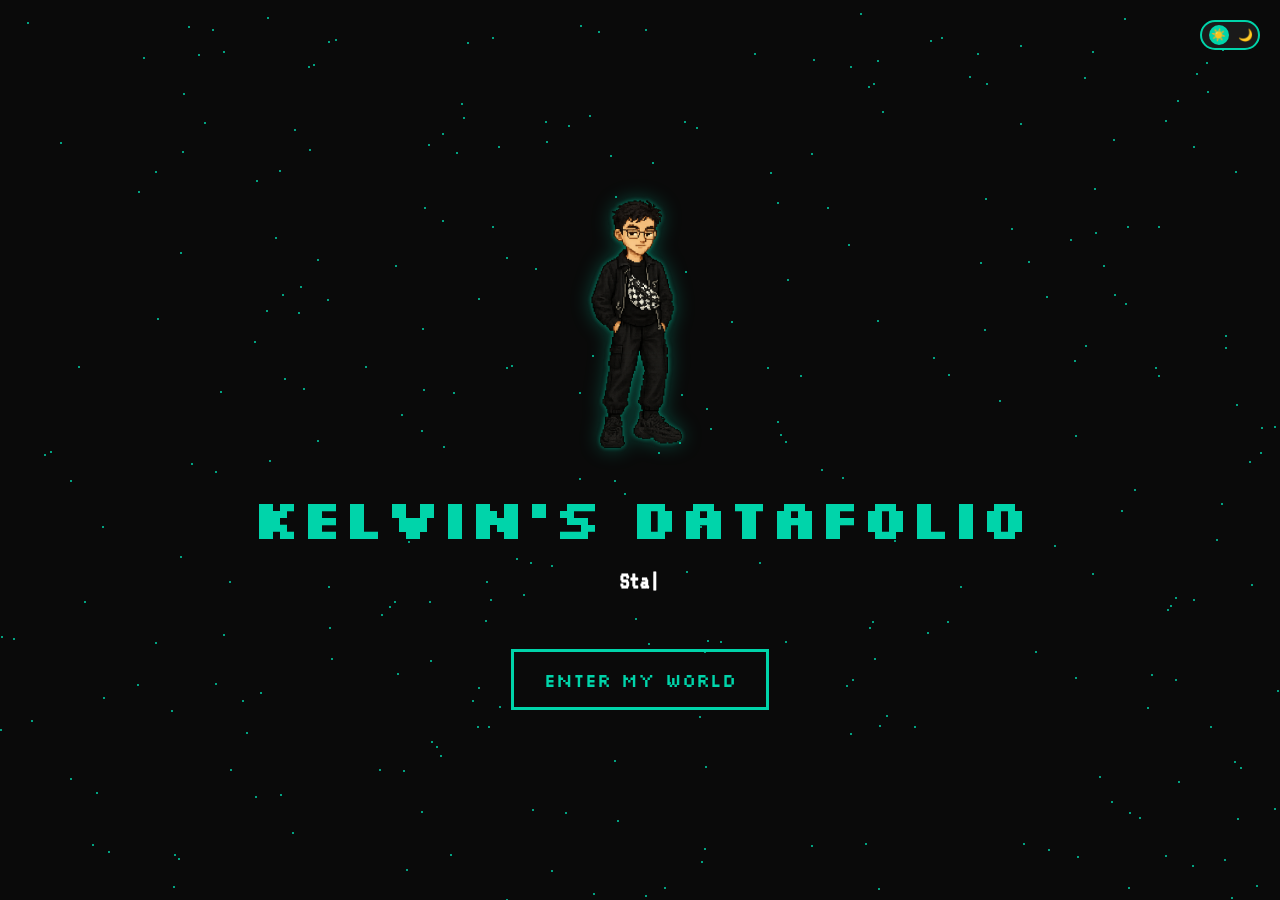
<file: index.html>
<!DOCTYPE html>
<html lang="id">
<head>
    <meta charset="UTF-8">
    <meta name="viewport" content="width=device-width, initial-scale=1.0">
    <title>Pixel Data Scientist | Home</title>
    <link rel="stylesheet" href="styles/index.css">
    <link href="https://fonts.googleapis.com/css2?family=VT323:wght@400&family=Silkscreen:wght@400;700&display=swap" rel="stylesheet">
</head>
<body>
    <div class="theme-toggle">
        <input type="checkbox" id="theme-switch" class="theme-switch">
        <label for="theme-switch" class="theme-label">
            <span class="sun">☀️</span>
            <span class="moon">🌙</span>
        </label>
    </div>

    <div class="stars"></div>
    
    <main class="hero-container">
        <div class="mascot-container">
            <div class="mascot gentle-float">
                <img src="images/Mascot 1.png" alt="Data Scientist Mascot" class="mascot-image" id="mascotImage">
            </div>
        </div>

        <div class="hero-content">
            <h1 class="pixel-title floating-title">Kelvin's Datafolio</h1>
            <h2 class="subtitle" id="typingSubtitle"></h2>
            
            <button class="enter-btn glitch-btn nav-item2" onclick="showNavigation()">
                <span>ENTER MY WORLD</span>
            </button>
        </div>

        <nav class="pixel-nav hidden" id="navigation">
            <div class="nav-grid">
                <a href="about.html" class="nav-item" data-color="#1ed0ff">
                    <span class="nav-icon">🪪</span>
                    <span class="nav-text">About Me</span>
                </a>
                <a href="portfolio.html" class="nav-item" data-color="#f9ca24">
                    <span class="nav-icon">🗂️</span>
                    <span class="nav-text">Portfolio</span>
                </a>
                <a href="lab.html" class="nav-item" data-color="#9d68ff">
                    <span class="nav-icon">🔮</span>
                    <span class="nav-text">DS Tarot</span>
                </a>
                <a href="photography.html" class="nav-item" data-color="#7c7c7c">
                    <span class="nav-icon">📷</span>
                    <span class="nav-text">Photography</span>
                </a>
                <a href="contact.html" class="nav-item" data-color="#ff2d9e">
                    <span class="nav-icon">📞</span>
                    <span class="nav-text">Contact</span>
                </a>
            </div>
        </nav>
    </main>

    <script src="scripts/index.js"></script>
</body>
</html>
</file>
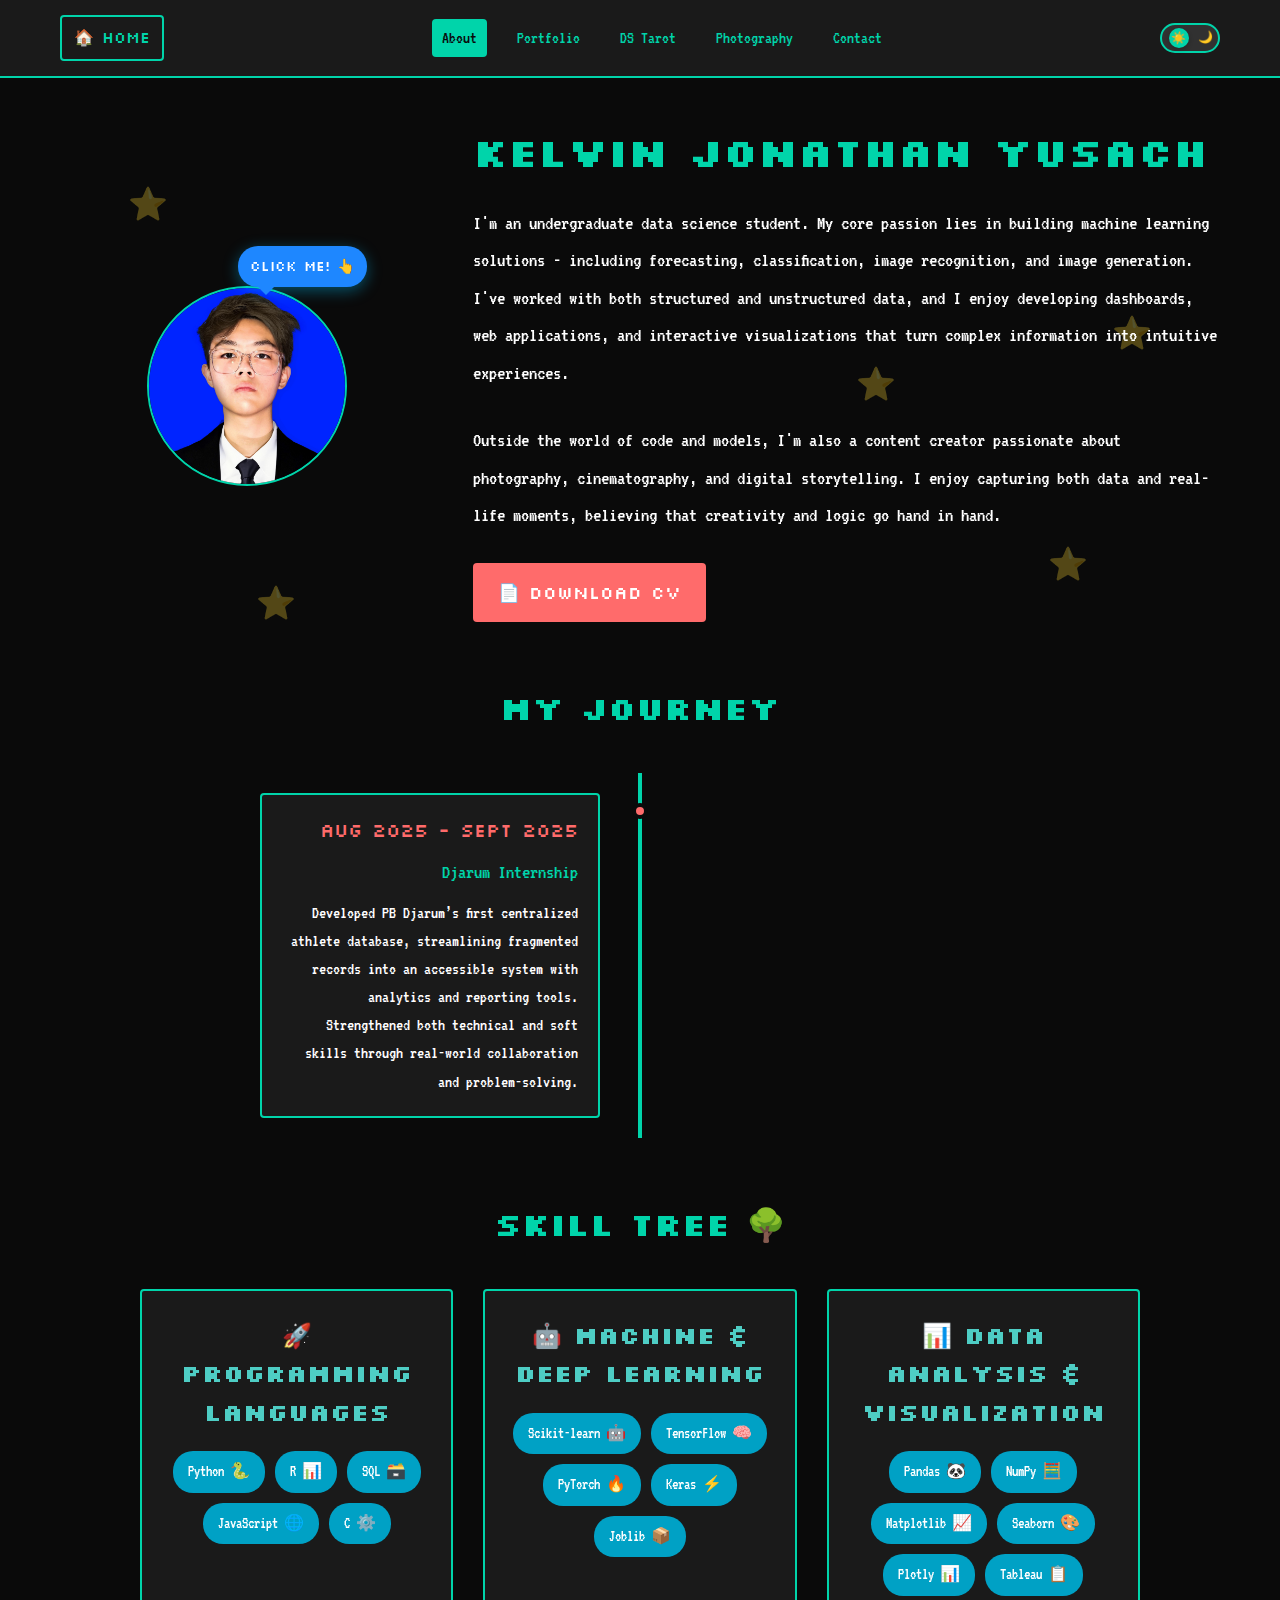
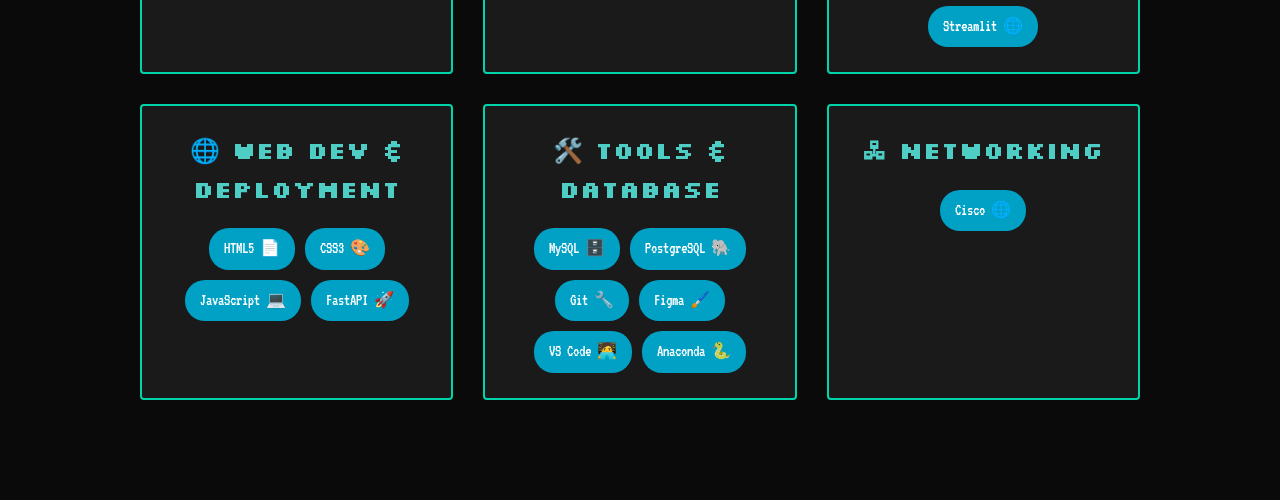
<file: about.html>
<!DOCTYPE html>
<html lang="id">
<head>
    <meta charset="UTF-8">
    <meta name="viewport" content="width=device-width, initial-scale=1.0">
    <title>About Me | Pixel Data Scientist</title>
    <link rel="stylesheet" href="styles/about.css">
    <link href="https://fonts.googleapis.com/css2?family=VT323:wght@400&family=Silkscreen:wght@400;700&display=swap" rel="stylesheet">
</head>
<body>
    <div class="floating-bg-elements">
        <div class="floating-element email">⭐</div>
        <div class="floating-element phone">⭐</div>
        <div class="floating-element message">⭐</div>
        <div class="floating-element rocket">⭐</div>
        <div class="floating-element star">⭐</div>
    </div>

    <nav class="pixel-nav fixed-nav" id="pixelNav">
        <div class="nav-content">
            <a href="index.html" class="nav-back">🏠 Home</a>
            <div class="nav-links">
                <a href="about.html" class="current">About</a>
                <a href="portfolio.html">Portfolio</a>
                <a href="lab.html">DS Tarot</a>
                <a href="photography.html">Photography</a>
                <a href="contact.html">Contact</a>
            </div>
            <div class="theme-toggle">
                <input type="checkbox" id="theme-switch" class="theme-switch">
                <label for="theme-switch" class="theme-label">
                    <span class="sun">☀️</span>
                    <span class="moon">🌙</span>
                </label>
            </div>
        </div>
    </nav>

    <main class="about-container">
        <section class="hero-section">
            <div class="profile-section">
                <div class="profile-image-container">
                    <img src="images/Profile1.jpg" alt="Profile Photo 1" class="profile-img" id="profileImg">
                    <img src="images/Profile2.png" alt="Profile Photo 2" class="profile-img-alt" id="profileImgAlt">
                    <div class="click-me-indicator" id="clickIndicator">
                        <span class="click-text">Click Me! 👆</span>
                    </div>
                    <div class="pixel-overlay" id="pixelOverlay">
                        <div class="pixel-avatar">
                            <div class="pixel-head"></div>
                            <div class="pixel-body"></div>
                            <div class="pixel-arms"></div>
                        </div>
                    </div>
                </div>
                <div class="profile-info">
                    <h1 class="name-title">Kelvin Jonathan Yusach</h1>
                    <p class="bio-text">
                         I'm an undergraduate data science student. My core passion lies in building machine learning solutions - including forecasting, classification, image recognition, and image generation. I've worked with both structured and unstructured data, and I enjoy developing dashboards, web applications, and interactive visualizations that turn complex information into intuitive experiences.
                    </p>
                    <p class="bio-text">
                        Outside the world of code and models, I'm also a content creator passionate about photography, cinematography, and digital storytelling. I enjoy capturing both data and real-life moments, believing that creativity and logic go hand in hand.
                    </p>
                    <a href="CV.pdf" class="cv-link" download="CV_KelvinJonathanYusach.pdf">
                        📄 Download CV
                    </a>
                </div>
            </div>
        </section>

        <section class="timeline-section">
            <h2 class="section-title">My Journey</h2>
            <div class="timeline" id="timeline">
                <!-- Timeline items will be generated by JavaScript -->
            </div>
        </section>

        <section class="skills-section">
            <h2 class="section-title">Skill Tree 🌳</h2>
            <div class="skills-grid">
                <div class="skill-category">
                    <h3>🚀 Programming Languages</h3>
                    <div class="skill-items">
                        <span class="skill-tag">Python 🐍</span>
                        <span class="skill-tag">R 📊</span>
                        <span class="skill-tag">SQL 🗃️</span>
                        <span class="skill-tag">JavaScript 🌐</span>
                        <span class="skill-tag">C ⚙️</span>
                    </div>
                </div>

                <div class="skill-category">
                    <h3>🤖 Machine & Deep Learning</h3>
                    <div class="skill-items">
                        <span class="skill-tag">Scikit-learn 🤖</span>
                        <span class="skill-tag">TensorFlow 🧠</span>
                        <span class="skill-tag">PyTorch 🔥</span>
                        <span class="skill-tag">Keras ⚡</span>
                        <span class="skill-tag">Joblib 📦</span>
                    </div>
                </div>

                <div class="skill-category">
                    <h3>📊 Data Analysis & Visualization</h3>
                    <div class="skill-items">
                        <span class="skill-tag">Pandas 🐼</span>
                        <span class="skill-tag">NumPy 🧮</span>
                        <span class="skill-tag">Matplotlib 📈</span>
                        <span class="skill-tag">Seaborn 🎨</span>
                        <span class="skill-tag">Plotly 📊</span>
                        <span class="skill-tag">Tableau 📋</span>
                        <span class="skill-tag">Streamlit 🌐</span>
                    </div>
                </div>

                <div class="skill-category">
                    <h3>🌐 Web Dev & Deployment</h3>
                    <div class="skill-items">
                        <span class="skill-tag">HTML5 📄</span>
                        <span class="skill-tag">CSS3 🎨</span>
                        <span class="skill-tag">JavaScript 💻</span>
                        <span class="skill-tag">FastAPI 🚀</span>
                    </div>
                </div>

                <div class="skill-category">
                    <h3>🛠️ Tools & Database</h3>
                    <div class="skill-items">
                        <span class="skill-tag">MySQL 🗄️</span>
                        <span class="skill-tag">PostgreSQL 🐘</span>
                        <span class="skill-tag">Git 🔧</span>
                        <span class="skill-tag">Figma 🖌️</span>
                        <span class="skill-tag">VS Code 🧑‍💻</span>
                        <span class="skill-tag">Anaconda 🐍</span>
                    </div>
                </div>

                <div class="skill-category">
                    <h3>🖧 Networking</h3>
                    <div class="skill-items">
                        <span class="skill-tag">Cisco 🌐</span>
                    </div>
                </div>
            </div>
        </section>
    </main>

    <script src="scripts/about.js">
    </script>
</body>
</html>
</file>
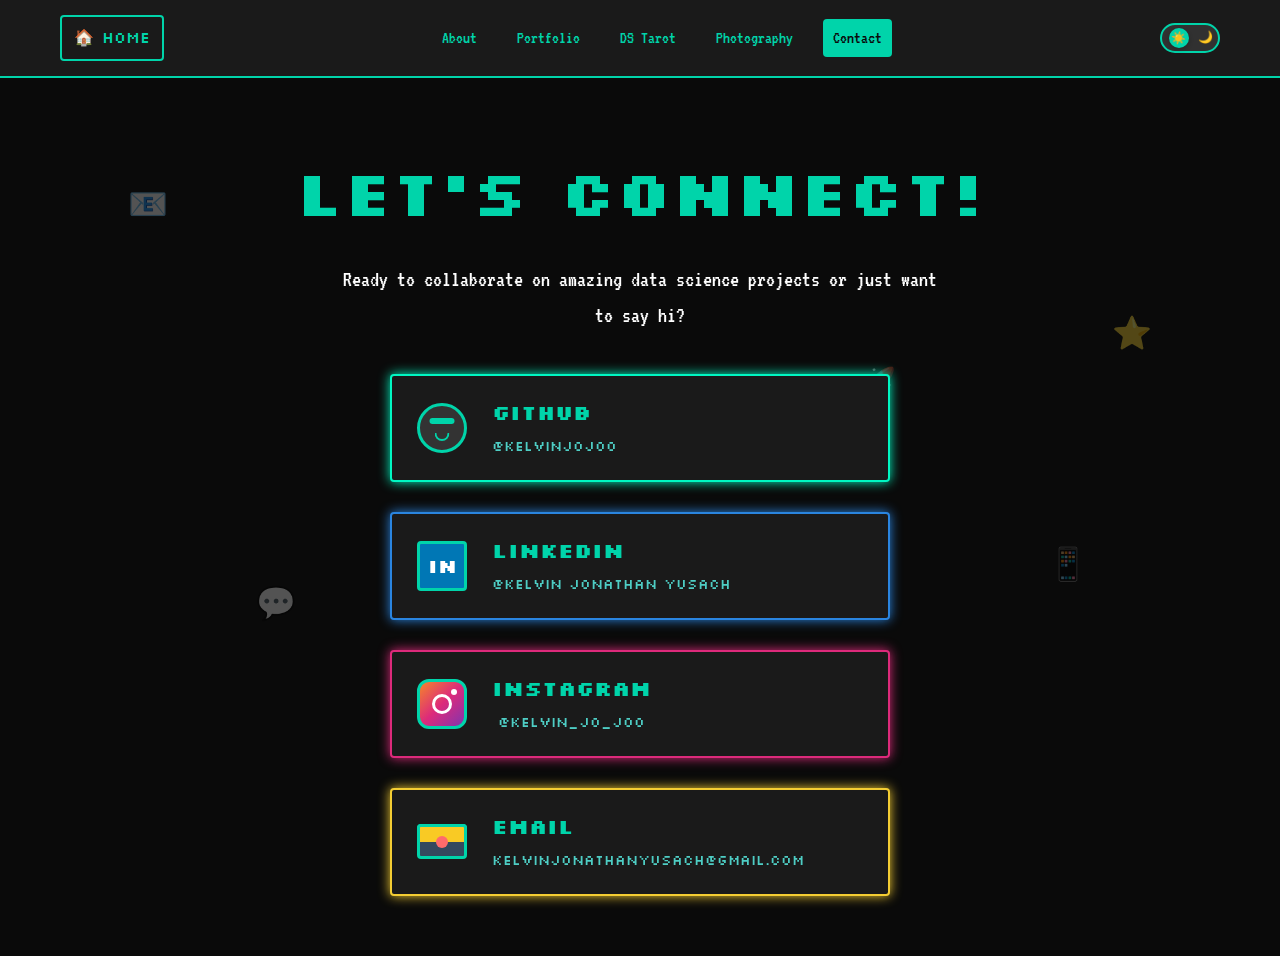
<file: contact.html>
<!DOCTYPE html>
<html lang="id">
<head>
    <meta charset="UTF-8">
    <meta name="viewport" content="width=device-width, initial-scale=1.0">
    <title>Contact | Pixel Data Scientist</title>
    <link rel="stylesheet" href="styles/contact.css">
    <link href="https://fonts.googleapis.com/css2?family=VT323:wght@400&family=Silkscreen:wght@400;700&display=swap" rel="stylesheet">
</head>
<body>
    <nav class="pixel-nav fixed-nav" id="pixelNav">
        <div class="nav-content">
            <a href="index.html" class="nav-back">🏠 Home</a>
            <div class="nav-links">
                <a href="about.html">About</a>
                <a href="portfolio.html">Portfolio</a>
                <a href="lab.html">DS Tarot</a>
                <a href="photography.html">Photography</a>
                <a href="contact.html" class="current">Contact</a>
            </div>
            <div class="theme-toggle">
                <input type="checkbox" id="theme-switch" class="theme-switch">
                <label for="theme-switch" class="theme-label">
                    <span class="sun">☀️</span>
                    <span class="moon">🌙</span>
                </label>
            </div>
        </div>
    </nav>

    <main class="contact-container">
        <div class="floating-bg-elements">
            <div class="floating-element emails">📧</div>
            <div class="floating-element phone">📱</div>
            <div class="floating-element message">💬</div>
            <div class="floating-element rocket">🚀</div>
            <div class="floating-element star">⭐</div>
        </div>

        <section class="hero-section">
            <h1 class="page-title">Let's Connect!</h1>
            <p class="page-subtitle">Ready to collaborate on amazing data science projects or just want to say hi?</p>
            <div class="social-links">
                <a href="https://github.com/Kelvinjojoo" class="social-link github" target="_blank">
                    <div class="social-icon">
                        <div class="pixel-github">
                            <div class="github-body"></div>
                            <div class="github-eyes"></div>
                            <div class="github-mouth"></div>
                        </div>
                    </div>
                    <div class="social-info">
                        <h3>GitHub</h3>
                        <span class="social-handle">@Kelvinjojoo</span>
                    </div>
                    <div class="social-glow github-glow"></div>
                </a>

                <a href="https://www.linkedin.com/in/kelvin-jonathan-yusach-760776292/" class="social-link linkedin" target="_blank">
                    <div class="social-icon">
                        <div class="pixel-linkedin">
                            <div class="linkedin-body"></div>
                            <div class="linkedin-text">in</div>
                        </div>
                    </div>
                    <div class="social-info">
                        <h3>LinkedIn</h3>
                        <span class="social-handle">@Kelvin Jonathan Yusach</span>
                    </div>
                    <div class="social-glow linkedin-glow"></div>
                </a>

                <a href="https://instagram.com/kelvin_jo_joo" class="social-link instagram" target="_blank">
                    <div class="social-icon">
                        <div class="pixel-instagram">
                            <div class="instagram-body"></div>
                            <div class="instagram-lens"></div>
                            <div class="instagram-flash"></div>
                        </div>
                    </div>
                    <div class="social-info">
                        <h3>Instagram</h3>
                        <span class="social-handle">@kelvin_jo_joo</span>
                    </div>
                    <div class="social-glow instagram-glow"></div>
                </a>

                <a href="mailto:kelvinjonathanyusach@gmail.com" class="social-link email">
                    <div class="social-icon">
                        <div class="pixel-email">
                            <div class="email-body"></div>
                            <div class="email-flap"></div>
                            <div class="email-seal"></div>
                        </div>
                    </div>
                    <div class="social-info">
                        <h3>Email</h3>
                        <span class="social-handle">kelvinjonathanyusach@gmail.com</span>
                    </div>
                    <div class="social-glow email-glow"></div>
                </a>
            </div>
        </section>
    </main>

    <script src="scripts/contact.js"></script>
</body>
</html>
</file>
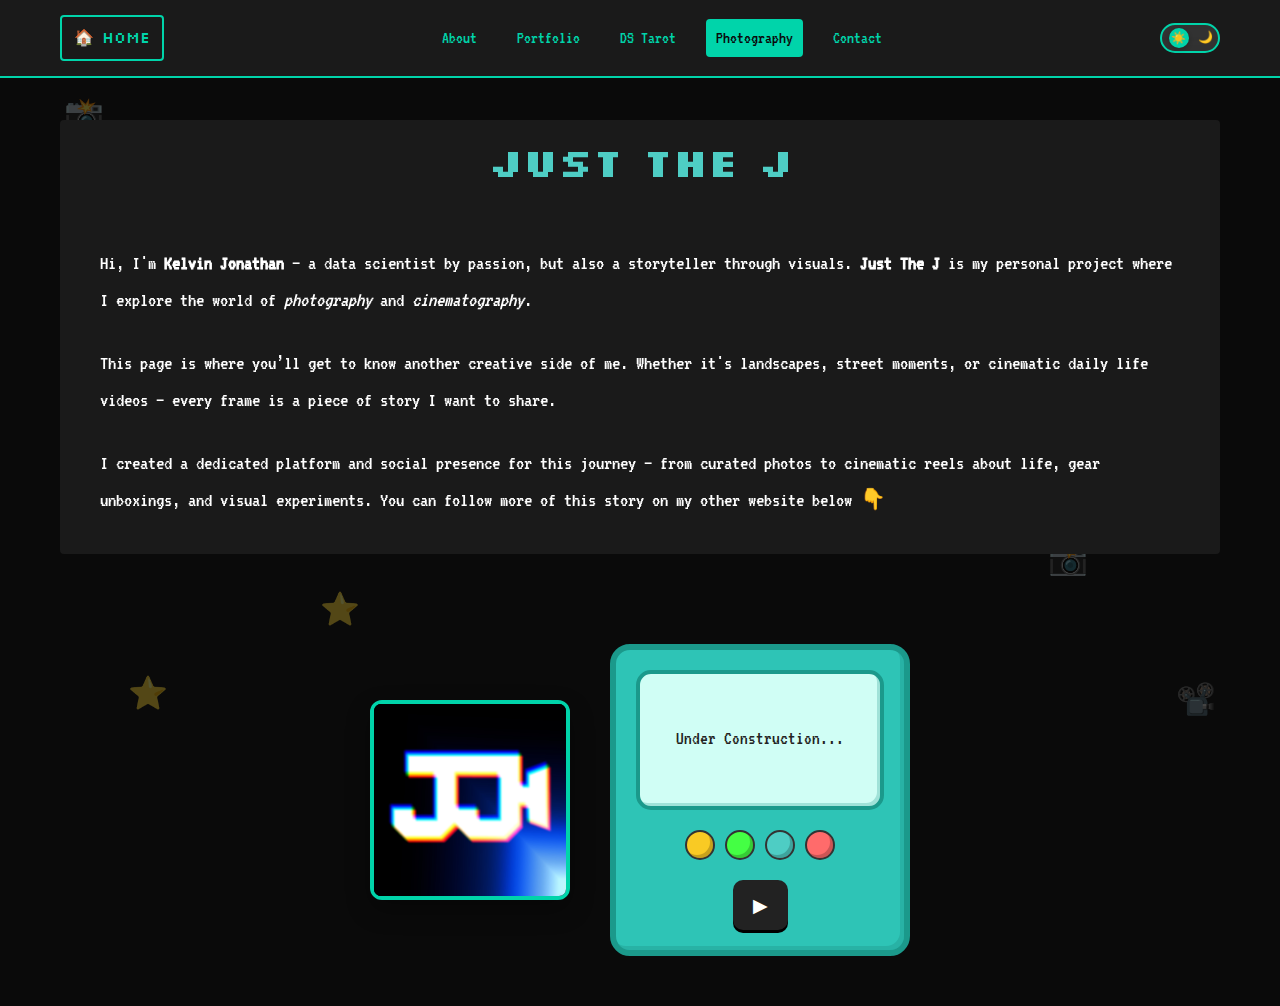
<file: photography.html>
<!DOCTYPE html>
<html lang="id">
<head>
    <meta charset="UTF-8">
    <meta name="viewport" content="width=device-width, initial-scale=1.0">
    <title>Photography | Pixel Data Scientist</title>
    <link rel="stylesheet" href="styles/photography.css">
    <link href="https://fonts.googleapis.com/css2?family=VT323:wght@400&family=Silkscreen:wght@400;700&display=swap" rel="stylesheet">
    <link href="https://fonts.googleapis.com/css2?family=VT323&family=Silkscreen&display=swap" rel="stylesheet">
</head>
<body>
    <div class="floating-bg-elements">
        <div class="floating-element star-1">📸</div>
        <div class="floating-element star-2">⭐</div>
        <div class="floating-element star-3">🎞️</div>
        <div class="floating-element star-4">🎞️</div>
        <div class="floating-element star-5">⭐</div>
        <div class="floating-element star-6">📽️</div>
        <div class="floating-element star-7">⭐</div>
        <div class="floating-element star-8">📸</div>
        <div class="floating-element star-9">🎞️</div>
        <div class="floating-element star-10">⭐</div>
    </div>
    <nav class="pixel-nav fixed-nav" id="pixelNav">
        <div class="nav-content">
            <a href="index.html" class="nav-back">🏠 Home</a>
            <div class="nav-links">
                <a href="about.html">About</a>
                <a href="portfolio.html">Portfolio</a>
                <a href="lab.html">DS Tarot</a>
                <a href="photography.html" class="current">Photography</a>
                <a href="contact.html">Contact</a>
            </div>
            <div class="theme-toggle">
                <input type="checkbox" id="theme-switch" class="theme-switch">
                <label for="theme-switch" class="theme-label">
                    <span class="sun">☀️</span>
                    <span class="moon">🌙</span>
                </label>
            </div>
        </div>
    </nav>

    <main class="photography-container">
        <section class="story-section">
            <div class="story-content">
                <h2 class="section-title">Just The J</h2>
                    <div class="story-text">
                        <p>Hi, I'm <strong>Kelvin Jonathan</strong> — a data scientist by passion, but also a storyteller through visuals. <strong>Just The J</strong> is my personal project where I explore the world of <em>photography</em> and <em>cinematography</em>.</p>

                        <p>This page is where you’ll get to know another creative side of me. Whether it's landscapes, street moments, or cinematic daily life videos — every frame is a piece of story I want to share.</p>

                        <p>I created a dedicated platform and social presence for this journey — from curated photos to cinematic reels about life, gear unboxings, and visual experiments. You can follow more of this story on my other website below 👇</p>
                    </div>
                </div>
            </div>
        </section>

        <section class="bmo-arcade">
        <div class="bmo-wrapper">
            <div class="logo-box">
            <img src="images/logo-j.jpg" alt="Just The J Logo" class="just-logo">
            </div>
            <div class="bmo-body">
            <div class="bmo-screen">
                <div class="screen-inner">
                <p class="screen-text">Under Construction...</p>
                </div>
            </div>
            <div class="bmo-buttons">
                <div class="btn yellow"></div>
                <div class="btn green"></div>
                <div class="btn blue"></div>
                <div class="btn red"></div>
            </div>
            <div class="bmo-control">
                <a href="javascript:void(0)" class="play-button" title="Play Now!">▶</a>
            </div>
            </div>
        </div>
        </section>


    </main>

    <script src="scripts/photography.js"></script>
</body>
</html>
</file>
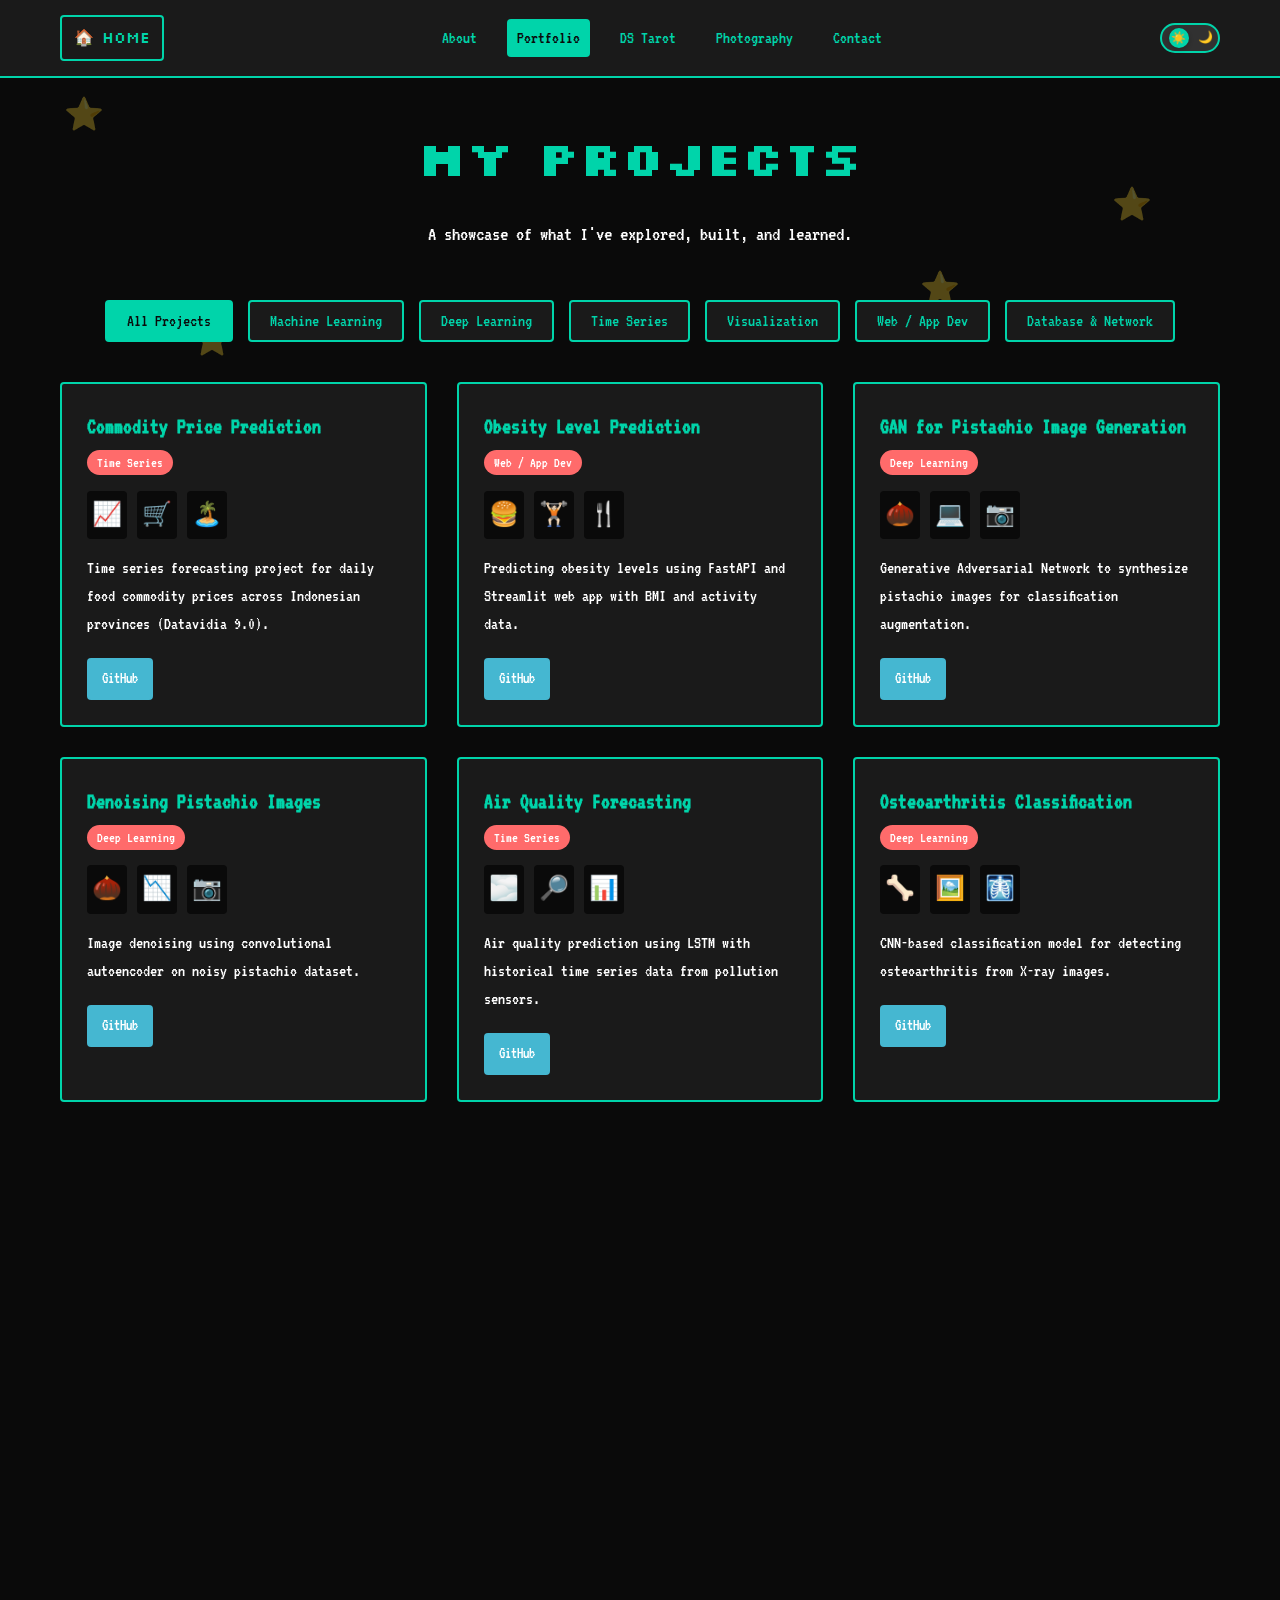
<file: portfolio.html>
<!DOCTYPE html>
<html lang="id">
<head>
    <meta charset="UTF-8">
    <meta name="viewport" content="width=device-width, initial-scale=1.0">
    <title>Portfolio | Pixel Data Scientist</title>
    <link rel="stylesheet" href="styles/portfolio.css">
    <link href="https://fonts.googleapis.com/css2?family=VT323:wght@400&family=Silkscreen:wght@400;700&display=swap" rel="stylesheet">
</head>
<body>
    <div class="floating-bg-elements">
        <div class="floating-element star-1">⭐</div>
        <div class="floating-element star-2">⭐</div>
        <div class="floating-element star-3">⭐</div>
        <div class="floating-element star-4">⭐</div>
        <div class="floating-element star-5">⭐</div>
        <div class="floating-element star-6">⭐</div>
        <div class="floating-element star-7">⭐</div>
        <div class="floating-element star-8">⭐</div>
        <div class="floating-element star-9">⭐</div>
        <div class="floating-element star-10">⭐</div>
    </div>
    <nav class="pixel-nav fixed-nav" id="pixelNav">
        <div class="nav-content">
            <a href="index.html" class="nav-back">🏠 Home</a>
            <div class="nav-links">
                <a href="about.html">About</a>
                <a href="portfolio.html" class="current">Portfolio</a>
                <a href="lab.html">DS Tarot</a>
                <a href="photography.html">Photography</a>
                <a href="contact.html">Contact</a>
            </div>
            <div class="theme-toggle">
                <input type="checkbox" id="theme-switch" class="theme-switch">
                <label for="theme-switch" class="theme-label">
                    <span class="sun">☀️</span>
                    <span class="moon">🌙</span>
                </label>
            </div>
        </div>
    </nav>

    <main class="portfolio-container">
        <section class="hero-section">
            <h1 class="page-title">My Projects</h1>
            <p class="page-subtitle">A showcase of what I've explored, built, and learned.</p>
        </section>

        <section class="filter-section">
            <div class="filter-container">
                <button class="filter-btn active" data-filter="all">All Projects</button>
                <button class="filter-btn" data-filter="ml">Machine Learning</button>
                <button class="filter-btn" data-filter="dl">Deep Learning</button>
                <button class="filter-btn" data-filter="ts">Time Series</button>
                <button class="filter-btn" data-filter="viz">Visualization</button>
                <button class="filter-btn" data-filter="web">Web / App Dev</button>
                <button class="filter-btn" data-filter="db">Database & Network</button>
            </div>
        </section>

        <section class="projects-section">
            <div class="projects-grid" id="projectsGrid">
                <!-- Projects will be generated by JavaScript -->
            </div>
        </section>
    </main>

    <script src="scripts/portfolio.js"></script>
</body>
</html>
</file>
<file: styles/index.css>
:root {
  --bg-primary: #0a0a0a;
  --bg-secondary: #1a1a1a;
  --text-primary: #00d4aa;
  --text-secondary: #ffffff;
  --accent-1: #ffffff;
  --accent-2: #4ecdc4;
  --accent-3: #45b7d1;
  --pixel-size: 4px;
  --mascot-glow: drop-shadow(0 0 2px rgba(0,212,170,.55)) drop-shadow(0 0 10px rgba(0,212,170,.35));
  --mascot-hover-glow: drop-shadow(0 0 15px rgba(0,212,170,.8)) drop-shadow(0 0 20px rgba(0,212,170,.5));
}

[data-theme="light"] {
  --bg-primary: #f0f8ff;
  --bg-secondary: #e6f3ff;
  --text-primary: #2c3e50;
  --text-secondary: #34495e;
  --accent-1: #1a1a1a;
  --mascot-glow: drop-shadow(0 0 15px rgba(44, 62, 80, .5)) drop-shadow(0 0 25px rgba(52, 73, 94, .3));
  --mascot-hover-glow: drop-shadow(0 0 15px rgba(44, 62, 80, .8)) drop-shadow(0 0 40px rgba(44, 62, 80, .6));
}

* {
  margin: 0;
  padding: 0;
  box-sizing: border-box;
}

body {
  font-family: "VT323", monospace;
  background: var(--bg-primary);
  color: var(--text-primary);
  overflow-x: hidden;
  min-height: 100vh;
  transition: all 0.3s ease;
}

/* Theme Toggle */
.theme-toggle {
  position: fixed;
  top: 20px;
  right: 20px;
  z-index: 1000;
}

.theme-switch {
  display: none;
}

.theme-label {
  display: flex;
  align-items: center;
  background: var(--bg-secondary);
  border: 2px solid var(--text-primary);
  border-radius: 25px;
  padding: 5px;
  cursor: pointer;
  position: relative;
  width: 60px;
  height: 30px;
  transition: all 0.3s ease;
}

.theme-label::before {
  content: "";
  position: absolute;
  width: 20px;
  height: 20px;
  background: var(--text-primary);
  border-radius: 50%;
  transition: transform 0.3s ease;
  transform: translateX(2px);
}

.theme-switch:checked + .theme-label::before {
  transform: translateX(28px);
}

.sun,
.moon {
  font-size: 12px;
  position: absolute;
}

.sun {
  left: 9px;
}

.moon {
  right: 5px;
}

/* Stars Background */
.stars {
  position: fixed;
  top: 0;
  left: 0;
  width: 100%;
  height: 100%;
  pointer-events: none;
  z-index: -1;
}

.stars::before,
.stars::after {
  content: "";
  position: absolute;
  width: 2px;
  height: 2px;
  background: var(--text-primary);
  border-radius: 50%;
  animation: twinkle 2s infinite alternate;
}

.stars::before {
  top: 20%;
  left: 20%;
  animation-delay: 0s;
}

.stars::after {
  top: 60%;
  right: 30%;
  animation-delay: 1s;
}

@keyframes twinkle {
  0% {
    opacity: 0.3;
  }
  100% {
    opacity: 1;
  }
}

/* Hero Container */
.hero-container {
  display: flex;
  flex-direction: column;
  align-items: center;
  justify-content: center;
  min-height: 100vh;
  padding: 20px;
  text-align: center;
}

/* Pixel Mascot */
.mascot-container {
  margin-top: 2.5rem;
  margin-bottom: 2rem;
}

.mascot:hover .mascot-image {
  transform: scale(1.05);
  filter: var(--mascot-hover-glow);
}

.mascot-image {
  display: block;
  width: 150px;
  height: 250px;
  object-fit: cover;

  filter: var(--mascot-glow);
  transition: transform .3s ease, filter .3s ease; 

}



.gentle-float {
  animation: gentleFloat 4s ease-in-out infinite;
}

@keyframes gentleFloat {
  0%,
  100% {
    transform: translateY(0px);
  }
  50% {
    transform: translateY(-15px);
  }
}

/* Typography */
.pixel-title {
  font-family: "Silkscreen", monospace;
  font-size: clamp(2rem, 6vw, 3.5rem);
  font-weight: 700;
  margin-bottom: 1rem;
  color: var(--text-primary);
}

.floating-title {
  animation: titleFloat 5s ease-in-out infinite;
}

@keyframes titleFloat {
  0%,
  100% {
    transform: translateY(0px);
  }
  50% {
    transform: translateY(-10px);
  }
}

.subtitle {
  font-size: clamp(1rem, 4vw, 1.5rem);
  color: var(--text-secondary);
  margin-bottom: 2rem;
  min-height: 2em;
}

/* Typing Effect */
.typing-cursor::after {
  content: "|";
  animation: blink 1s infinite;
  color: var(--accent-1);
}

@keyframes blink {
  0%,
  50% {
    opacity: 1;
  }
  51%,
  100% {
    opacity: 0;
  }
}

/* Enter Button */
.enter-btn {
  font-family: "Silkscreen", monospace;
  font-size: 1.2rem;
  padding: 15px 30px;
  background: transparent;
  border: 3px solid var(--text-primary);
  color: var(--text-primary);
  cursor: pointer;
  position: relative;
  overflow: hidden;
  transition: all 0.3s ease;
  margin-bottom: 2rem;
}

.enter-btn:hover {
  background: var(--text-primary);
  color: var(--bg-primary);
  box-shadow: 0 0 20px var(--text-primary);
}

.glitch-btn::before {
  content: "";
  position: absolute;
  top: 0;
  left: -100%;
  width: 100%;
  height: 100%;
  background: linear-gradient(90deg, transparent, rgba(255, 255, 255, 0.2), transparent);
  transition: left 0.5s;
}

.glitch-btn:hover::before {
  left: 100%;
}

/* Navigation */
.pixel-nav {
  opacity: 0;
  transform: translateY(50px);
  transition: all 0.5s ease;
}

.pixel-nav.show {
  opacity: 1;
  transform: translateY(0);
}

.hidden {
  display: none;
}

.nav-grid {
  display: grid;
  grid-template-columns: repeat(auto-fit, minmax(150px, 1fr));
  gap: 20px;
  max-width: 800px;
  width: 100%;
}

.nav-item {
  display: flex;
  flex-direction: column;
  align-items: center;
  padding: 20px;
  background: var(--bg-secondary);
  border: 2px solid var(--text-primary);
  text-decoration: none;
  color: var(--text-primary);
  transition: all 0.3s ease;
  position: relative;
  overflow: hidden;
}

.nav-item:hover {
  transform: translateY(-5px);
  box-shadow: 0 10px 20px rgba(0, 0, 0, 0.3);
}

.nav-item::before {
  content: "";
  position: absolute;
  top: 0;
  left: 0;
  width: 100%;
  height: 100%;
  background: var(--accent-1);
  opacity: 0;
  transition: opacity 0.3s ease;
  z-index: -1;
}

.nav-item:hover::before {
  opacity: 0.1;
}

.nav-icon {
  font-size: 2rem;
  margin-bottom: 10px;
}

.nav-text {
  font-family: "Silkscreen", monospace;
  font-size: 1rem;
}

/* Responsive Design */
@media (max-width: 768px) {
  .hero-container {
    padding: 10px;
  }

  .nav-grid {
    grid-template-columns: repeat(2, 1fr);
    gap: 15px;
  }

  .nav-item {
    padding: 15px;
  }
}

@media (max-width: 480px) {
  .nav-grid {
    grid-template-columns: 1fr;
  }

  .theme-toggle {
    top: 10px;
    right: 10px;
  }
}
</file>
<file: styles/about.css>
:root {
  --bg-primary: #0a0a0a;
  --bg-secondary: #1a1a1a;
  --text-primary: #00d4aa;
  --text-secondary: #ffffff;
  --accent-1: #ff6b6b;
  --accent-2: #4ecdc4;
  --accent-3: #00a1c5;
  --accent-4: #f9ca24;
  --accent-5: #1e87ff;
  --pixel-size: 4px;
}

.floating-bg-elements {
  position: fixed;
  top: 0;
  left: 0;
  width: 100%;
  height: 100%;
  pointer-events: none;
  z-index: -1;
}

.floating-element {
  position: absolute;
  font-size: 2rem;
  opacity: 0.3;
  animation: floatRandom 8s ease-in-out infinite;
}

.floating-element.email { top: 20%; left: 10%; animation-delay: 0s; }
.floating-element.phone { top: 60%; right: 15%; animation-delay: 2s; }
.floating-element.message { bottom: 30%; left: 20%; animation-delay: 4s; }
.floating-element.rocket { top: 40%; right: 30%; animation-delay: 6s; }
.floating-element.star { bottom: 60%; right: 10%; animation-delay: 1s; }

@keyframes floatRandom {
  0%, 100% { transform: translate(0, 0) rotate(0deg); }
  25% { transform: translate(30px, -30px) rotate(90deg); }
  50% { transform: translate(-20px, -40px) rotate(180deg); }
  75% { transform: translate(-30px, 20px) rotate(270deg); }
}


[data-theme="light"] {
  --bg-primary: #f0f8ff;
  --bg-secondary: #e6f3ff;
  --text-primary: #2c3e50;
  --text-secondary: #34495e;
}

* {
  margin: 0;
  padding: 0;
  box-sizing: border-box;
}

body {
  font-family: "VT323", monospace;
  background: var(--bg-primary);
  color: var(--text-primary);
  line-height: 1.6;
  transition: all 0.3s ease;
  padding-top: 80px;
}

/* Fixed Navigation */
.pixel-nav {
  position: fixed;
  top: 0;
  left: 0;
  right: 0;
  background: var(--bg-secondary);
  border-bottom: 2px solid var(--text-primary);
  z-index: 1000;
  transition: all 0.3s ease;
}

.nav-content {
  display: flex;
  justify-content: space-between;
  align-items: center;
  padding: 15px 20px;
  max-width: 1200px;
  margin: 0 auto;
}

.nav-back {
  font-family: "Silkscreen", monospace;
  color: var(--text-primary);
  text-decoration: none;
  padding: 8px 12px;
  border: 2px solid var(--text-primary);
  transition: all 0.3s ease;
  border-radius: var(--pixel-size);
}

.nav-back:hover {
  background: var(--text-primary);
  color: var(--bg-primary);
}

.nav-links {
  display: flex;
  gap: 20px;
}

.nav-links a {
  color: var(--text-primary);
  text-decoration: none;
  font-size: 1.1rem;
  transition: color 0.3s ease;
  position: relative;
  padding: 5px 10px;
  border-radius: var(--pixel-size);
}

.nav-links a:hover {
  color: var(--accent-1);
}

.nav-links a.current {
  background: var(--text-primary);
  color: var(--bg-primary);
}

.nav-links a::after {
  content: "";
  position: absolute;
  bottom: -5px;
  left: 0;
  width: 0;
  height: 2px;
  background: var(--accent-1);
  transition: width 0.3s ease;
}

.nav-links a:hover::after {
  width: 100%;
}

.nav-links a.current::after {
  width: 0;
}

/* Theme Toggle in Nav */
.theme-toggle {
  display: flex;
  align-items: center;
}

.theme-switch {
  display: none;
}

.theme-label {
  display: flex;
  align-items: center;
  background: rgba(255, 255, 255, 0.1);
  border: 2px solid var(--text-primary);
  border-radius: 25px;
  padding: 5px;
  cursor: pointer;
  position: relative;
  width: 60px;
  height: 30px;
  transition: all 0.3s ease;
  backdrop-filter: blur(10px);
}

.theme-label::before {
  content: "";
  position: absolute;
  width: 20px;
  height: 20px;
  background: var(--text-primary);
  border-radius: 50%;
  transition: transform 0.3s ease;
  transform: translateX(2px);
  box-shadow: 0 2px 5px rgba(0, 0, 0, 0.2);
}

.theme-switch:checked + .theme-label::before {
  transform: translateX(28px);
}

.sun,
.moon {
  font-size: 12px;
  position: absolute;
  z-index: 1;
}

.sun {
  left: 9px;
  top: 4.5px;
}

.moon {
  right: 5px;
}

/* Main Container */
.about-container {
  max-width: 1200px;
  margin: 0 auto;
  padding: 40px 20px;
}

/* Hero Section */
.hero-section {
  margin-bottom: 60px;
}

.profile-section {
  display: grid;
  grid-template-columns: 1fr 2fr;
  gap: 40px;
  align-items: center;
}

.profile-image-container {
  position: relative;
  width: 200px;
  height: 200px;
  margin: 0 auto;
  cursor: pointer;
  perspective: 1000px;
  margin-top: 30px;
}

.profile-img,
.profile-img-alt {
  width: 100%;
  height: 100%;
  border-radius: 50%;
  border: 2px solid var(--text-primary);
  transition: all 0.5s ease;
  object-fit: cover;
  position: absolute;
  top: 0;
  left: 0;
  backface-visibility: hidden; /* penting untuk flip */
  transform-style: preserve-3d; /* aktifkan 3D */
}

.profile-img {
  z-index: 2;
}

.profile-img-alt {
  opacity: 0;
  transform: rotateY(180deg);
  z-index: 1;
}

.profile-img.flipped {
  opacity: 0;
  transform: rotateY(-180deg);
}

.profile-img-alt.flipped {
  opacity: 1;
  transform: rotateY(0deg);
}

/* Click Me Indicator */
.click-me-indicator {
  position: absolute;
  top: -40px;
  right: -20px;
  background: var(--accent-5);
  color: white;
  padding: 8px 12px;
  border-radius: 20px;
  font-family: "Silkscreen", monospace;
  font-size: 0.9rem;
  animation: bounce 2s infinite;
  box-shadow: 0 4px 15px rgba(1, 200, 255, 0.377);
  z-index: 10;
}

.click-me-indicator::before {
  content: "";
  position: absolute;
  bottom: -8px;
  left: 20px;
  width: 0;
  height: 0;
  border-left: 8px solid transparent;
  border-right: 8px solid transparent;
  border-top: 8px solid var(--accent-5);
}

.click-text {
  display: block;
  margin-bottom: 2px;
}

.click-arrow {
  font-size: 1.2rem;
  animation: wiggle 1s ease-in-out infinite;
}

@keyframes bounce {
  0%,
  20%,
  50%,
  80%,
  100% {
    transform: translateY(0);
  }
  40% {
    transform: translateY(-10px);
  }
  60% {
    transform: translateY(-5px);
  }
}

@keyframes wiggle {
  0%,
  100% {
    transform: rotate(0deg);
  }
  25% {
    transform: rotate(5deg);
  }
  75% {
    transform: rotate(-5deg);
  }
}

/* Hide indicator after first click */
.click-me-indicator.hidden {
  opacity: 0;
  transform: scale(0);
  transition: all 0.3s ease;
}

.pixel-overlay {
  position: absolute;
  top: 0;
  left: 0;
  width: 100%;
  height: 100%;
  background: var(--bg-secondary);
  border-radius: 50%;
  border: 4px solid var(--text-primary);
  display: flex;
  align-items: center;
  justify-content: center;
  opacity: 0;
  transform: scale(0.8);
  transition: all 0.3s ease;
}

.pixel-overlay.active {
  opacity: 1;
  transform: scale(1);
}

.pixel-avatar {
  width: 80px;
  height: 100px;
  position: relative;
}

.pixel-head {
  width: 40px;
  height: 40px;
  background: var(--accent-1);
  position: absolute;
  top: 0;
  left: 50%;
  transform: translateX(-50%);
  border-radius: var(--pixel-size);
}

.pixel-body {
  width: 50px;
  height: 35px;
  background: var(--accent-2);
  position: absolute;
  top: 35px;
  left: 50%;
  transform: translateX(-50%);
  border-radius: var(--pixel-size);
}

.pixel-arms {
  width: 70px;
  height: 15px;
  background: var(--accent-3);
  position: absolute;
  top: 45px;
  left: 50%;
  transform: translateX(-50%);
  border-radius: var(--pixel-size);
}

.name-title {
  font-family: "Silkscreen", monospace;
  font-size: 2.5rem;
  margin-bottom: 20px;
  color: var(--text-primary);
}

.bio-text {
  font-size: 1.3rem;
  color: var(--text-secondary);
  margin-bottom: 30px;
  line-height: 1.8;
}

.cv-link {
  display: inline-block;
  font-family: "Silkscreen", monospace;
  background: var(--accent-1);
  color: white;
  padding: 15px 25px;
  text-decoration: none;
  border-radius: var(--pixel-size);
  transition: all 0.3s ease;
  font-size: 1.1rem;
}

.cv-link:hover {
  background: var(--accent-2);
  transform: translateY(-2px);
  box-shadow: 0 5px 15px rgba(0, 0, 0, 0.3);
}

/* Timeline Section */
.timeline-section {
  margin-bottom: 60px;
}

.section-title {
  font-family: "Silkscreen", monospace;
  font-size: 2rem;
  text-align: center;
  margin-bottom: 40px;
  color: var(--text-primary);
}

.timeline {
  position: relative;
  max-width: 800px;
  margin: 0 auto;
}

.timeline::before {
  content: "";
  position: absolute;
  left: 50%;
  top: 0;
  bottom: 0;
  width: 4px;
  background: var(--text-primary);
  transform: translateX(-50%);
}

.timeline-item {
  position: relative;
  margin-bottom: 40px;
  width: 50%;
  padding: 20px;
}

.timeline-item:nth-child(odd) {
  left: 0;
  text-align: right;
  padding-right: 40px;
}

.timeline-item:nth-child(even) {
  left: 50%;
  text-align: left;
  padding-left: 40px;
}

.timeline-content {
  background: var(--bg-secondary);
  border: 2px solid var(--text-primary);
  border-radius: var(--pixel-size);
  padding: 20px;
  position: relative;
}

.timeline-year {
  font-family: "Silkscreen", monospace;
  font-size: 1.2rem;
  color: var(--accent-1);
  margin-bottom: 10px;
}

.timeline-title {
  font-size: 1.3rem;
  color: var(--text-primary);
  margin-bottom: 10px;
}

.timeline-desc {
  color: var(--text-secondary);
  font-size: 1.1rem;
}

.timeline-dot {
  position: absolute;
  width: 16px;
  height: 16px;
  background: var(--accent-1);
  border: 4px solid var(--bg-primary);
  border-radius: 50%;
  top: 30px;
}

.timeline-item:nth-child(odd) .timeline-dot {
  right: -8px;
}

.timeline-item:nth-child(even) .timeline-dot {
  left: -8px;
}

/* Skills Section */
.skills-section {
  margin-bottom: 60px;
}

.skills-grid {
  display: grid;
  grid-template-columns: repeat(auto-fit, minmax(300px, 1fr));
  gap: 30px;
  max-width: 1000px;
  margin: 0 auto;
}

.skill-category {
  background: var(--bg-secondary);
  border: 2px solid var(--text-primary);
  border-radius: var(--pixel-size);
  padding: 25px;
  text-align: center;
}

.skill-category h3 {
  font-family: "Silkscreen", monospace;
  font-size: 1.5rem;
  color: var(--accent-2);
  margin-bottom: 20px;
}

.skill-items {
  display: flex;
  flex-wrap: wrap;
  gap: 10px;
  justify-content: center;
}

.skill-tag {
  background: var(--accent-3);
  color: white;
  padding: 8px 15px;
  border-radius: 20px;
  font-size: 1rem;
  transition: all 0.3s ease;
}

.skill-tag:hover {
  background: var(--accent-1);
  transform: translateY(-2px);
}

/* Responsive Design */
@media (max-width: 768px) {
  .profile-section {
    grid-template-columns: 1fr;
    text-align: center;
    gap: 30px;
  }

  .name-title {
    font-size: 2rem;
  }

  .bio-text {
    font-size: 1.2rem;
  }

  .timeline::before {
    left: 20px;
  }

  .timeline-item {
    width: 100%;
    left: 0 !important;
    text-align: left !important;
    padding-left: 50px !important;
    padding-right: 20px !important;
  }

  .timeline-dot {
    left: 12px !important;
  }

  .nav-links {
    display: none;
  }

  .skills-grid {
    grid-template-columns: 1fr;
  }

  .click-me-indicator {
    top: -35px;
    right: -15px;
    font-size: 0.8rem;
    padding: 6px 10px;
  }
}

@media (max-width: 480px) {
  .about-container {
    padding: 20px 10px;
  }

  .profile-image-container {
    width: 150px;
    height: 150px;
  }

  .section-title {
    font-size: 1.5rem;
  }

  .click-me-indicator {
    top: -30px;
    right: -10px;
    font-size: 0.7rem;
    padding: 5px 8px;
  }
}
</file>
<file: styles/contact.css>
:root {
  --bg-primary: #0a0a0a;
  --bg-secondary: #1a1a1a;
  --text-primary: #00d4aa;
  --text-secondary: #ffffff;
  --accent-1: #ff6b6b;
  --accent-2: #4ecdc4;
  --accent-3: #45b7d1;
  --accent-4: #f9ca24;
  --accent-5: #6c5ce7;
  --github-color: #333333;
  --linkedin-color: #0077b5;
  --instagram-color: #e4405f;
  --email-color: #34495e;
  --pixel-size: 4px;
}

[data-theme="light"] {
  --bg-primary: #f0f8ff;
  --bg-secondary: #e6f3ff;
  --text-primary: #2c3e50;
  --text-secondary: #34495e;
}

* {
  margin: 0;
  padding: 0;
  box-sizing: border-box;
}

body {
  font-family: "VT323", monospace;
  background: var(--bg-primary);
  color: var(--text-primary);
  line-height: 1.6;
  transition: all 0.3s ease;
  padding-top: 80px;
  overflow-x: hidden;
}

/* Fixed Navigation */
.pixel-nav {
  position: fixed;
  top: 0;
  left: 0;
  right: 0;
  background: var(--bg-secondary);
  border-bottom: 2px solid var(--text-primary);
  z-index: 1000;
  transition: all 0.3s ease;
}

.nav-content {
  display: flex;
  justify-content: space-between;
  align-items: center;
  padding: 15px 20px;
  max-width: 1200px;
  margin: 0 auto;
}

.nav-back {
  font-family: "Silkscreen", monospace;
  color: var(--text-primary);
  text-decoration: none;
  padding: 8px 12px;
  border: 2px solid var(--text-primary);
  transition: all 0.3s ease;
  border-radius: var(--pixel-size);
}

.nav-back:hover {
  background: var(--text-primary);
  color: var(--bg-primary);
}

.nav-links {
  display: flex;
  gap: 20px;
}

.nav-links a {
  color: var(--text-primary);
  text-decoration: none;
  font-size: 1.1rem;
  transition: color 0.3s ease;
  position: relative;
  padding: 5px 10px;
  border-radius: var(--pixel-size);
}

.nav-links a:hover {
  color: var(--accent-1);
}

.nav-links a.current {
  background: var(--text-primary);
  color: var(--bg-primary);
}

.nav-links a::after {
  content: "";
  position: absolute;
  bottom: -5px;
  left: 0;
  width: 0;
  height: 2px;
  background: var(--accent-1);
  transition: width 0.3s ease;
}

.nav-links a:hover::after {
  width: 100%;
}

.nav-links a.current::after {
  width: 0;
}

/* Theme Toggle */
.theme-toggle {
  display: flex;
  align-items: center;
}

.theme-switch {
  display: none;
}

.theme-label {
  display: flex;
  align-items: center;
  background: rgba(255, 255, 255, 0.1);
  border: 2px solid var(--text-primary);
  border-radius: 25px;
  padding: 5px;
  cursor: pointer;
  position: relative;
  width: 60px;
  height: 30px;
  transition: all 0.3s ease;
  backdrop-filter: blur(10px);
}

.theme-label::before {
  content: "";
  position: absolute;
  width: 20px;
  height: 20px;
  background: var(--text-primary);
  border-radius: 50%;
  transition: transform 0.3s ease;
  transform: translateX(2px);
  box-shadow: 0 2px 5px rgba(0, 0, 0, 0.2);
}

.theme-switch:checked + .theme-label::before {
  transform: translateX(28px);
}

.sun,
.moon {
  font-size: 12px;
  position: absolute;
  z-index: 1;
}

.sun {
  left: 9px;
  top: 4.5px;
}

.moon {
  right: 5px;
}

/* Floating Background Elements */
.floating-bg-elements {
  position: fixed;
  top: 0;
  left: 0;
  width: 100%;
  height: 100%;
  pointer-events: none;
  z-index: -1;
}

.floating-element {
  position: absolute;
  font-size: 2rem;
  opacity: 0.3;
  animation: floatRandom 8s ease-in-out infinite;
}

.floating-element.emails {
  top: 20%;
  left: 10%;
  animation-delay: 0s;
}

.floating-element.phone {
  top: 60%;
  right: 15%;
  animation-delay: 2s;
}

.floating-element.message {
  bottom: 30%;
  left: 20%;
  animation-delay: 4s;
}

.floating-element.rocket {
  top: 40%;
  right: 30%;
  animation-delay: 6s;
}

.floating-element.star {
  bottom: 60%;
  right: 10%;
  animation-delay: 1s;
}

@keyframes floatRandom {
  0%,
  100% {
    transform: translate(0, 0) rotate(0deg);
  }
  25% {
    transform: translate(30px, -30px) rotate(90deg);
  }
  50% {
    transform: translate(-20px, -40px) rotate(180deg);
  }
  75% {
    transform: translate(-30px, 20px) rotate(270deg);
  }
}

/* Main Container */
.contact-container {
  max-width: 1200px;
  margin: 0 auto;
  padding: 0 20px;
}

/* Hero Section */
.hero-section {
  text-align: center;
  padding: 60px 0;
}

.page-title {
  font-family: "Silkscreen", monospace;
  font-size: clamp(2.5rem, 6vw, 4rem);
  margin-bottom: 20px;
  color: var(--text-primary);
}

.page-subtitle {
  font-size: 1.4rem;
  color: var(--text-secondary);
  margin-bottom: 40px;
  max-width: 600px;
  margin-left: auto;
  margin-right: auto;
}

/* Social Section */
.social-section {
  padding: 80px 0;
}

.social-links {
  display: grid;
  grid-template-columns: repeat(auto-fit, minmax(250px, 1fr));
  gap: 30px;
  max-width: 500px;
  margin: 0 auto;
}

.social-link {
  display: flex;
  align-items: center;
  gap: 20px;
  padding: 20px;
  background: var(--bg-secondary);
  border: 2px solid var(--text-primary);
  border-radius: var(--pixel-size);
  text-decoration: none;
  color: var(--text-primary);
  transition: all 0.3s ease;
  position: relative;
  overflow: hidden;
}

.social-link:hover {
  transform: translateY(-5px);
  box-shadow: 0 15px 30px rgba(0, 0, 0, 0.3);
}

.social-icon {
  width: 60px;
  height: 60px;
  display: flex;
  align-items: center;
  justify-content: center;
  flex-shrink: 0;
}

/* Pixel Social Icons */

.github {
  border-color: #00f7c2; /* hijau tosca */
  box-shadow: 0 0 12px #00f7c2;
}

.linkedin {
  border-color: #2a85e0; /* biru LinkedIn */
  box-shadow: 0 0 12px #2a85e0;
}

.instagram {
  border-color: #dd2a7b;
  box-shadow: 0 0 12px #dd2a7b;
}

.email {
  border-color: #f4cd33; /* kuning */
  box-shadow: 0 0 12px #f4cd33;
}



.pixel-github {
  width: 50px;
  height: 50px;
  position: relative;
}

.github-body {
  width: 100%;
  height: 100%;
  background: var(--github-color);
  border-radius: 50%;
  border: 3px solid var(--text-primary);
}

.github-eyes {
  position: absolute;
  top: 15px;
  left: 50%;
  transform: translateX(-50%);
  width: 25px;
  height: 6px;
  background: var(--text-primary);
  border-radius: 3px;
}

.github-mouth {
  position: absolute;
  bottom: 12px;
  left: 50%;
  transform: translateX(-50%);
  width: 15px;
  height: 8px;
  border: 2px solid var(--text-primary);
  border-top: none;
  border-radius: 0 0 8px 8px;
}

.pixel-linkedin {
  width: 50px;
  height: 50px;
  background: var(--linkedin-color);
  border-radius: var(--pixel-size);
  border: 3px solid var(--text-primary);
  display: flex;
  align-items: center;
  justify-content: center;
}

.linkedin-text {
  color: white;
  font-family: "Silkscreen", monospace;
  font-size: 1.2rem;
  font-weight: bold;
}

.pixel-instagram {
  width: 50px;
  height: 50px;
  position: relative;
}

.instagram-body {
  width: 100%;
  height: 100%;
  background: linear-gradient(135deg, #f58529, #dd2a7b, #8134af, #515bd4);
  background-size: 150% 150%;
  animation: gradientShift 5s ease infinite;
  border-radius: 12px;
  border: 3px solid var(--text-primary);
}


.instagram-lens {
  position: absolute;
  top: 50%;
  left: 50%;
  transform: translate(-50%, -50%);
  width: 20px;
  height: 20px;
  border: 3px solid white;
  border-radius: 50%;
}

.instagram-flash {
  position: absolute;
  top: 10px;
  right: 10px;
  width: 6px;
  height: 6px;
  background: white;
  border-radius: 50%;
}

.pixel-email {
  width: 50px;
  height: 35px;
  position: relative;
}

.email-body {
  width: 100%;
  height: 100%;
  background: var(--email-color);
  border-radius: var(--pixel-size);
  border: 3px solid var(--text-primary);
}

.email-flap {
  position: absolute;
  top: 0;
  left: 0;
  right: 0;
  height: 50%;
  background: var(--accent-4);
  border-radius: var(--pixel-size) var(--pixel-size) 0 0;
  border: 3px solid var(--text-primary);
  border-bottom: none;
}

.email-seal {
  position: absolute;
  top: 50%;
  left: 50%;
  transform: translate(-50%, -50%);
  width: 12px;
  height: 12px;
  background: var(--accent-1);
  border-radius: 50%;
}

.social-info h3 {
  font-family: "Silkscreen", monospace;
  font-size: 1.3rem;
  margin-bottom: 5px;
  text-align: left;
}

.social-handle {
  font-size: 0.9rem;
  color: var(--accent-2);
  font-family: "Silkscreen", monospace;
}

/* Social Glow Effects */
.social-glow {
  position: absolute;
  top: 0;
  left: 0;
  right: 0;
  bottom: 0;
  opacity: 0;
  transition: opacity 0.3s ease;
  border-radius: var(--pixel-size);
  pointer-events: none;
}

.github-glow {
  box-shadow: 0 0 30px var(--github-color);
}

.linkedin-glow {
  box-shadow: 0 0 30px var(--linkedin-color);
}

.instagram-glow {
  box-shadow: 0 0 30px var(--instagram-color);
}

.email-glow {
  box-shadow: 0 0 30px var(--email-color);
}

.social-link:hover .social-glow {
  opacity: 0.6;
}

/* Interactive Facts Section */
.interactive-facts-section {
  padding: 80px 0;
}

.interactive-facts-grid {
  display: grid;
  grid-template-columns: repeat(auto-fit, minmax(280px, 1fr));
  gap: 30px;
  margin-top: 40px;
}

.interactive-fact-card {
  background: var(--bg-secondary);
  border: 2px solid var(--text-primary);
  border-radius: var(--pixel-size);
  padding: 30px;
  text-align: center;
  transition: all 0.3s ease;
  position: relative;
  overflow: hidden;
}

.interactive-fact-card:hover {
  transform: translateY(-5px);
  box-shadow: 0 15px 30px rgba(0, 0, 0, 0.3);
}

.interactive-fact-card[data-fact="coffee"]:hover {
  border-color: #8b4513;
  box-shadow: 0 15px 30px rgba(139, 69, 19, 0.3);
}

.interactive-fact-card[data-fact="code"]:hover {
  border-color: var(--accent-3);
  box-shadow: 0 15px 30px rgba(69, 183, 209, 0.3);
}

.interactive-fact-card[data-fact="music"]:hover {
  border-color: var(--accent-5);
  box-shadow: 0 15px 30px rgba(108, 92, 231, 0.3);
}

.interactive-fact-card[data-fact="mood"]:hover {
  border-color: var(--accent-4);
  box-shadow: 0 15px 30px rgba(249, 202, 36, 0.3);
}

.fact-icon {
  font-size: 3rem;
  margin-bottom: 15px;
  animation: bounce 2s infinite;
}

.interactive-fact-card h3 {
  font-family: "Silkscreen", monospace;
  font-size: 1.3rem;
  color: var(--text-primary);
  margin-bottom: 20px;
}

.counter-display {
  margin-bottom: 20px;
}

.counter-number {
  font-family: "Silkscreen", monospace;
  font-size: 2rem;
  color: var(--accent-2);
  display: block;
}

.counter-label {
  font-size: 1rem;
  color: var(--text-secondary);
}

.music-display {
  margin-bottom: 20px;
}

.now-playing {
  font-family: "Silkscreen", monospace;
  font-size: 1.1rem;
  color: var(--accent-5);
  margin-bottom: 10px;
}

.music-controls {
  display: flex;
  justify-content: center;
}

.music-btn {
  background: var(--accent-5);
  border: none;
  border-radius: 50%;
  width: 50px;
  height: 50px;
  font-size: 1.2rem;
  cursor: pointer;
  transition: all 0.3s ease;
}

.music-btn:hover {
  transform: scale(1.1);
  box-shadow: 0 5px 15px rgba(108, 92, 231, 0.4);
}

.mood-display {
  margin-bottom: 20px;
}

.current-mood {
  font-size: 3rem;
  margin-bottom: 10px;
  animation: pulse 2s infinite;
}

.mood-label {
  font-size: 1rem;
  color: var(--text-secondary);
}

.fact-button {
  font-family: "VT323", monospace;
  font-size: 1.1rem;
  padding: 10px 20px;
  background: var(--accent-1);
  border: 2px solid var(--accent-1);
  border-radius: 25px;
  color: white;
  cursor: pointer;
  transition: all 0.3s ease;
}

.fact-button:hover {
  background: transparent;
  color: var(--accent-1);
  transform: translateY(-2px);
}

@keyframes pulse {
  0%,
  100% {
    transform: scale(1);
  }
  50% {
    transform: scale(1.1);
  }
}

@keyframes bounce {
  0%,
  20%,
  50%,
  80%,
  100% {
    transform: translateY(0);
  }
  40% {
    transform: translateY(-10px);
  }
  60% {
    transform: translateY(-5px);
  }
}

/* Responsive Design */
@media (max-width: 768px) {
  .nav-content {
    flex-direction: row;
    justify-content: space-between;
    align-items: center;
    padding: 10px 20px;
  }

  .nav-back {
    order: 1;
  }

  .nav-links {
    display: none !important;
  }

  .theme-toggle {
    order: 2;
  }
  body {
    padding-top: 120px;
  }

  .social-links {
    grid-template-columns: 1fr;
  }

  .social-link {
    flex-direction: column;
    text-align: center;
  }

  .interactive-facts-grid {
    grid-template-columns: repeat(2, 1fr);
  }
  .social-link {
    flex-direction: column;
    align-items: flex-start;
  }

  .social-info {
    text-align: left;
    margin-left: 0;
  }
}

@media (max-width: 480px) {
  .contact-container {
    padding: 0 10px;
  }

  .interactive-facts-grid {
    grid-template-columns: 1fr;
  }
}
</file>
<file: styles/photography.css>
:root {
  --bg-primary: #0a0a0a;
  --bg-secondary: #1a1a1a;
  --text-primary: #00d4aa;
  --text-secondary: #ffffff;
  --accent-1: #ff6b6b;
  --accent-2: #4ecdc4;
  --accent-3: #45b7d1;
  --accent-4: #f9ca24;
  --accent-5: #6c5ce7;
  --pixel-size: 4px;
}

[data-theme="light"] {
  --bg-primary: #f0f8ff;
  --bg-secondary: #e6f3ff;
  --text-primary: #2c3e50;
  --text-secondary: #34495e;
}

.bmo-wrapper {
  display: flex;
  align-items: center;
  gap: 40px;
  flex-wrap: wrap;
}

.logo-box {
  width: 200px;
  height: 200px;
  background: var(--bg-secondary);
  border: 4px solid var(--text-primary);
  border-radius: 12px;
  display: flex;
  justify-content: center;
  align-items: center;
  box-shadow: 0 10px 25px rgba(0, 0, 0, 0.3);
}


.just-logo {
  width: 100%;
  height: 100%;
  object-fit: contain;
  padding: 0px;
  background-color: #000; /* opsional: memberi kontras ke logo */
  border-radius: 7px;
}



.floating-bg-elements {
  position: fixed;
  top: 0;
  left: 0;
  width: 100%;
  height: 100%;
  pointer-events: none;
  z-index: -1;
}

.floating-element {
  position: absolute;
  font-size: 2rem;
  opacity: 0.3;
  animation: floatRandom 10s ease-in-out infinite;
}

/* Posisi & delay tiap bintang */
.floating-element.star-1  { top: 10%; left: 5%; animation-delay: 0s; }
.floating-element.star-2  { top: 20%; right: 10%; animation-delay: 1s; }
.floating-element.star-3  { top: 35%; left: 15%; animation-delay: 2s; }
.floating-element.star-4  { top: 50%; right: 20%; animation-delay: 3s; }
.floating-element.star-5  { top: 65%; left: 25%; animation-delay: 4s; }
.floating-element.star-6  { top: 75%; right: 5%; animation-delay: 5s; }
.floating-element.star-7  { bottom: 20%; left: 10%; animation-delay: 6s; }
.floating-element.star-8  { bottom: 35%; right: 15%; animation-delay: 7s; }
.floating-element.star-9  { bottom: 50%; left: 20%; animation-delay: 8s; }
.floating-element.star-10 { bottom: 65%; right: 25%; animation-delay: 9s; }

@keyframes floatRandom {
  0%, 100% {
    transform: translate(0, 0) rotate(0deg);
  }
  25% {
    transform: translate(15px, -20px) rotate(90deg);
  }
  50% {
    transform: translate(-10px, -30px) rotate(180deg);
  }
  75% {
    transform: translate(-20px, 15px) rotate(270deg);
  }
}


* {
  margin: 0;
  padding: 0;
  box-sizing: border-box;
}

body {
  font-family: "VT323", monospace;
  background: var(--bg-primary);
  color: var(--text-primary);
  line-height: 1.6;
  transition: all 0.3s ease;
  padding-top: 80px;
}

/* Fixed Navigation */
.pixel-nav {
  position: fixed;
  top: 0;
  left: 0;
  right: 0;
  background: var(--bg-secondary);
  border-bottom: 2px solid var(--text-primary);
  z-index: 1000;
  transition: all 0.3s ease;
}

.nav-content {
  display: flex;
  justify-content: space-between;
  align-items: center;
  padding: 15px 20px;
  max-width: 1200px;
  margin: 0 auto;
}

.nav-back {
  font-family: "Silkscreen", monospace;
  color: var(--text-primary);
  text-decoration: none;
  padding: 8px 12px;
  border: 2px solid var(--text-primary);
  transition: all 0.3s ease;
  border-radius: var(--pixel-size);
}

.nav-back:hover {
  background: var(--text-primary);
  color: var(--bg-primary);
}

.nav-links {
  display: flex;
  gap: 20px;
}

.nav-links a {
  color: var(--text-primary);
  text-decoration: none;
  font-size: 1.1rem;
  transition: color 0.3s ease;
  position: relative;
  padding: 5px 10px;
  border-radius: var(--pixel-size);
}

.nav-links a:hover {
  color: var(--accent-1);
}

.nav-links a.current {
  background: var(--text-primary);
  color: var(--bg-primary);
}

.nav-links a::after {
  content: "";
  position: absolute;
  bottom: -5px;
  left: 0;
  width: 0;
  height: 2px;
  background: var(--accent-1);
  transition: width 0.3s ease;
}

.nav-links a:hover::after {
  width: 100%;
}

.nav-links a.current::after {
  width: 0;
}

/* Theme Toggle in Nav */
.theme-toggle {
  display: flex;
  align-items: center;
}

.theme-switch {
  display: none;
}

.theme-label {
  display: flex;
  align-items: center;
  background: rgba(255, 255, 255, 0.1);
  border: 2px solid var(--text-primary);
  border-radius: 25px;
  padding: 5px;
  cursor: pointer;
  position: relative;
  width: 60px;
  height: 30px;
  transition: all 0.3s ease;
  backdrop-filter: blur(10px);
}

.theme-label::before {
  content: "";
  position: absolute;
  width: 20px;
  height: 20px;
  background: var(--text-primary);
  border-radius: 50%;
  transition: transform 0.3s ease;
  transform: translateX(2px);
  box-shadow: 0 2px 5px rgba(0, 0, 0, 0.2);
}

.theme-switch:checked + .theme-label::before {
  transform: translateX(28px);
}

.sun,
.moon {
  font-size: 12px;
  position: absolute;
  z-index: 1;
}

.sun {
  left: 9px;
  top: 4.5px;
}

.moon {
  right: 5px;
}

/* Main Container */
.photography-container {
  max-width: 1200px;
  margin: 0 auto;
  padding: 0 20px;
}

/* Hero Section */
.hero-section {
  text-align: center;
  padding: 60px 0;
  position: relative;
}

.page-title {
  font-family: "Silkscreen", monospace;
  font-size: clamp(2.5rem, 6vw, 4rem);
  margin-bottom: 20px;
  color: var(--text-primary);
}

.page-subtitle {
  font-size: 1.4rem;
  color: var(--text-secondary);
  margin-bottom: 40px;
  max-width: 600px;
  margin-left: auto;
  margin-right: auto;
}

/* Story Section */
.story-section {
  padding: 10px 0;
  background: var(--bg-secondary);
  border-radius: var(--pixel-size);
  margin: 40px 0;
  position: relative;
  overflow: hidden;
}

.story-content {
  padding: 0 40px;
}

.section-title {
  font-family: "Silkscreen", monospace;
  font-size: 2.5rem;
  text-align: center;
  margin-bottom: 50px;
  color: var(--accent-2);
}

.story-grid {
  display: grid;
  grid-template-columns: 2fr 1fr;
  gap: 40px;
  align-items: center;
}

.story-text p {
  font-size: 1.3rem;
  color: var(--text-secondary);
  margin-bottom: 25px;
  line-height: 1.8;
}

.floating-elements {
  position: relative;
  height: 300px;
}

.floating-camera,
.floating-lens,
.floating-flash {
  position: absolute;
  font-size: 3rem;
  animation: floatAround 6s ease-in-out infinite;
}

.floating-camera {
  top: 20%;
  left: 20%;
  animation-delay: 0s;
}

.floating-lens {
  top: 60%;
  right: 30%;
  animation-delay: 2s;
}

.floating-flash {
  bottom: 20%;
  left: 50%;
  animation-delay: 4s;
}

@keyframes floatAround {
  0%,
  100% {
    transform: translate(0, 0) rotate(0deg);
  }
  25% {
    transform: translate(20px, -20px) rotate(90deg);
  }
  50% {
    transform: translate(-10px, -30px) rotate(180deg);
  }
  75% {
    transform: translate(-20px, 10px) rotate(270deg);
  }
}

/* Gallery Section */
.gallery-section {
  padding: 80px 0;
}

.main-gallery {
  max-width: 800px;
  margin: 0 auto;
}

.gallery-container {
  position: relative;
  height: 500px;
  border-radius: var(--pixel-size);
  overflow: hidden;
  border: 3px solid var(--text-primary);
  box-shadow: 0 20px 40px rgba(0, 0, 0, 0.3);
}

.photo-slide {
  position: absolute;
  width: 100%;
  height: 100%;
  opacity: 0;
  transition: opacity 0.6s ease;
}

.photo-slide.active {
  opacity: 1;
}

.photo-slide img {
  width: 100%;
  height: 100%;
  object-fit: cover;
}

.photo-info {
  position: absolute;
  bottom: 0;
  left: 0;
  right: 0;
  background: linear-gradient(transparent, rgba(0, 0, 0, 0.8));
  color: white;
  padding: 30px 20px 20px;
}

.photo-info h3 {
  font-family: "Silkscreen", monospace;
  font-size: 1.5rem;
  margin-bottom: 5px;
}

.photo-info p {
  font-size: 1.1rem;
  margin-bottom: 10px;
}

.photo-category {
  background: var(--accent-1);
  padding: 5px 10px;
  border-radius: 15px;
  font-size: 0.9rem;
}

.gallery-controls {
  display: flex;
  justify-content: space-between;
  align-items: center;
  margin-top: 20px;
  padding: 0 20px;
}

.gallery-btn {
  font-family: "Silkscreen", monospace;
  font-size: 2rem;
  width: 50px;
  height: 50px;
  background: var(--accent-3);
  color: white;
  border: none;
  border-radius: 50%;
  cursor: pointer;
  transition: all 0.3s ease;
}

.gallery-btn:hover {
  background: var(--accent-1);
  transform: scale(1.1);
}

.gallery-dots {
  display: flex;
  gap: 10px;
}

.dot {
  width: 15px;
  height: 15px;
  border-radius: 50%;
  background: var(--bg-secondary);
  border: 2px solid var(--text-primary);
  cursor: pointer;
  transition: all 0.3s ease;
}

.dot.active,
.dot:hover {
  background: var(--accent-1);
}

/* Categories Section */
.categories-section {
  padding: 80px 0;
}

.categories-grid {
  display: grid;
  grid-template-columns: repeat(auto-fit, minmax(250px, 1fr));
  gap: 30px;
  margin-top: 40px;
}

.category-card {
  background: var(--bg-secondary);
  border: 2px solid var(--text-primary);
  border-radius: var(--pixel-size);
  padding: 30px;
  text-align: center;
  transition: all 0.3s ease;
  cursor: pointer;
}

.category-card:hover {
  transform: translateY(-10px);
  box-shadow: 0 15px 30px rgba(0, 0, 0, 0.3);
  border-color: var(--accent-2);
}

.category-icon {
  font-size: 3rem;
  margin-bottom: 15px;
}

.category-card h3 {
  font-family: "Silkscreen", monospace;
  font-size: 1.3rem;
  color: var(--text-primary);
  margin-bottom: 10px;
}

.category-card p {
  color: var(--text-secondary);
  font-size: 1.1rem;
}

/* CTA Section */
.cta-section {
  padding: 80px 0;
  text-align: center;
  background: var(--bg-secondary);
  border-radius: var(--pixel-size);
  margin: 40px 0;
}

.cta-content h2 {
  font-family: "Silkscreen", monospace;
  font-size: 2.5rem;
  color: var(--accent-4);
  margin-bottom: 20px;
}

.cta-content p {
  font-size: 1.3rem;
  color: var(--text-secondary);
  margin-bottom: 30px;
}

.cta-button {
  display: inline-flex;
  align-items: center;
  gap: 15px;
  font-family: "Silkscreen", monospace;
  font-size: 1.3rem;
  background: linear-gradient(45deg, var(--accent-1), var(--accent-5));
  color: white;
  padding: 20px 40px;
  text-decoration: none;
  border-radius: 50px;
  transition: all 0.3s ease;
  position: relative;
  overflow: hidden;
  margin-bottom: 40px;
}

.cta-button::before {
  content: "";
  position: absolute;
  top: 0;
  left: -100%;
  width: 100%;
  height: 100%;
  background: linear-gradient(90deg, transparent, rgba(255, 255, 255, 0.3), transparent);
  transition: left 0.5s;
}

.cta-button:hover::before {
  left: 100%;
}

.cta-button:hover {
  transform: translateY(-5px);
  box-shadow: 0 15px 30px rgba(0, 0, 0, 0.3);
}

.button-icon {
  animation: bounce 2s infinite;
}

/* Arcade Box */
.bmo-arcade {
  display: flex;
  justify-content: center;
  align-items: center;
  padding: 50px 0;
}

.bmo-body {
  background: #2ec4b6;
  width: 300px;
  border-radius: 20px;
  padding: 20px;
  box-shadow: inset -4px -4px 0 #28b2a5;
  display: flex;
  flex-direction: column;
  align-items: center;
  border: 6px solid #1b998b;
}

.bmo-screen {
  background: #d0fef5;
  border: 4px solid #1b998b;
  border-radius: 15px;
  width: 100%;
  height: 140px;
  display: flex;
  justify-content: center;
  align-items: center;
  margin-bottom: 20px;
  box-shadow: inset -3px -3px 0 #a0e2d8;
}

.screen-inner {
  font-family: "VT323", monospace;
  font-size: 1.2rem;
  color: #222;
}

.bmo-buttons {
  display: flex;
  gap: 10px;
  margin-bottom: 20px;
}

.btn {
  width: 30px;
  height: 30px;
  border-radius: 50%;
  box-shadow: inset -3px -3px 0 rgba(0,0,0,0.2);
  border: 2px solid #333;
}

.yellow { background: #f9ca24; }
.green { background: #44ff44; }
.blue { background: #4ecdc4; }
.red { background: #ff6b6b; }

.bmo-control {
  display: flex;
  justify-content: center;
  align-items: center;
}

.play-button {
  background: #222;
  color: white;
  font-size: 1.2rem;
  padding: 10px 20px;
  border-radius: 10px;
  font-family: "Silkscreen", monospace;
  box-shadow: 0 3px 0 #000;
  text-decoration: none;
  transition: transform 0.2s;
}

.play-button:hover {
  transform: translateY(-2px);
}

.play-button:active {
  transform: translateY(1px);
  box-shadow: inset 2px 2px 0 #000;
}

/* Responsive Design */
@media (max-width: 768px) {
  .bmo-wrapper {
    flex-direction: column;
    align-items: center;
  }

  .logo-box {
    width: 180px;
    height: 180px;
    margin-bottom: 20px;
  }
  .nav-content {
    flex-direction: row;
    justify-content: space-between;
    align-items: center;
    padding: 10px 20px;
  }

  .nav-back {
    order: 1;
  }

  .nav-links {
    display: none !important;
  }

  .theme-toggle {
    order: 2;
  }
  body {
    padding-top: 120px;
  }

  .story-grid {
    grid-template-columns: 1fr;
    text-align: center;
  }

  .floating-elements {
    height: 200px;
  }

  .gallery-container {
    height: 300px;
  }

  .categories-grid {
    grid-template-columns: repeat(2, 1fr);
  }

  .arcade-box {
    max-width: 300px;
  }

  .arcade-title {
    font-size: 1rem;
  }
}

@media (max-width: 480px) {
  .photography-container {
    padding: 0 10px;
  }

  .story-content {
    padding: 0 20px;
  }

  .categories-grid {
    grid-template-columns: 1fr;
  }

  .gallery-controls {
    flex-direction: column;
    gap: 15px;
  }
}
</file>
<file: styles/portfolio.css>
:root {
  --bg-primary: #0a0a0a;
  --bg-secondary: #1a1a1a;
  --text-primary: #00d4aa;
  --text-secondary: #ffffff;
  --accent-1: #ff6b6b;
  --accent-2: #4ecdc4;
  --accent-3: #45b7d1;
  --accent-4: #f9ca24;
  --accent-5: #6c5ce7;
  --accent-6: #ff3d67;
  --pixel-size: 4px;
}

[data-theme="light"] {
  --bg-primary: #f0f8ff;
  --bg-secondary: #e6f3ff;
  --text-primary: #2c3e50;
  --text-secondary: #34495e;
}


.floating-bg-elements {
  position: fixed;
  top: 0;
  left: 0;
  width: 100%;
  height: 100%;
  pointer-events: none;
  z-index: -1;
}

.floating-element {
  position: absolute;
  font-size: 2rem;
  opacity: 0.3;
  animation: floatRandom 10s ease-in-out infinite;
}

/* Posisi & delay tiap bintang */
.floating-element.star-1  { top: 10%; left: 5%; animation-delay: 0s; }
.floating-element.star-2  { top: 20%; right: 10%; animation-delay: 1s; }
.floating-element.star-3  { top: 35%; left: 15%; animation-delay: 2s; }
.floating-element.star-4  { top: 50%; right: 20%; animation-delay: 3s; }
.floating-element.star-5  { top: 65%; left: 25%; animation-delay: 4s; }
.floating-element.star-6  { top: 75%; right: 5%; animation-delay: 5s; }
.floating-element.star-7  { bottom: 20%; left: 10%; animation-delay: 6s; }
.floating-element.star-8  { bottom: 35%; right: 15%; animation-delay: 7s; }
.floating-element.star-9  { bottom: 50%; left: 20%; animation-delay: 8s; }
.floating-element.star-10 { bottom: 65%; right: 25%; animation-delay: 9s; }

@keyframes floatRandom {
  0%, 100% {
    transform: translate(0, 0) rotate(0deg);
  }
  25% {
    transform: translate(15px, -20px) rotate(90deg);
  }
  50% {
    transform: translate(-10px, -30px) rotate(180deg);
  }
  75% {
    transform: translate(-20px, 15px) rotate(270deg);
  }
}


* {
  margin: 0;
  padding: 0;
  box-sizing: border-box;
}

body {
  font-family: "VT323", monospace;
  background: var(--bg-primary);
  color: var(--text-primary);
  line-height: 1.6;
  transition: all 0.3s ease;
  padding-top: 80px;
}

/* Fixed Navigation */
.pixel-nav {
  position: fixed;
  top: 0;
  left: 0;
  right: 0;
  background: var(--bg-secondary);
  border-bottom: 2px solid var(--text-primary);
  z-index: 1000;
  transition: all 0.3s ease;
}

.nav-content {
  display: flex;
  justify-content: space-between;
  align-items: center;
  padding: 15px 20px;
  max-width: 1200px;
  margin: 0 auto;
}

.nav-back {
  font-family: "Silkscreen", monospace;
  color: var(--text-primary);
  text-decoration: none;
  padding: 8px 12px;
  border: 2px solid var(--text-primary);
  transition: all 0.3s ease;
  border-radius: var(--pixel-size);
}

.nav-back:hover {
  background: var(--text-primary);
  color: var(--bg-primary);
}

.nav-links {
  display: flex;
  gap: 20px;
}

.nav-links a {
  color: var(--text-primary);
  text-decoration: none;
  font-size: 1.1rem;
  transition: color 0.3s ease;
  position: relative;
  padding: 5px 10px;
  border-radius: var(--pixel-size);
}

.nav-links a:hover {
  color: var(--accent-1);
}

.nav-links a.current {
  background: var(--text-primary);
  color: var(--bg-primary);
}

.nav-links a::after {
  content: "";
  position: absolute;
  bottom: -5px;
  left: 0;
  width: 0;
  height: 2px;
  background: var(--accent-1);
  transition: width 0.3s ease;
}

.nav-links a:hover::after {
  width: 100%;
}

.nav-links a.current::after {
  width: 0;
}

/* Theme Toggle in Nav */
.theme-toggle {
  display: flex;
  align-items: center;
}

.theme-switch {
  display: none;
}

.theme-label {
  display: flex;
  align-items: center;
  background: rgba(255, 255, 255, 0.1);
  border: 2px solid var(--text-primary);
  border-radius: 25px;
  padding: 5px;
  cursor: pointer;
  position: relative;
  width: 60px;
  height: 30px;
  transition: all 0.3s ease;
  backdrop-filter: blur(10px);
}

.theme-label::before {
  content: "";
  position: absolute;
  width: 20px;
  height: 20px;
  background: var(--text-primary);
  border-radius: 50%;
  transition: transform 0.3s ease;
  transform: translateX(2px);
  box-shadow: 0 2px 5px rgba(0, 0, 0, 0.2);
}

.theme-switch:checked + .theme-label::before {
  transform: translateX(28px);
}

.sun,
.moon {
  font-size: 12px;
  position: absolute;
  z-index: 1;
}

.sun {
  left: 9px;
  top: 4.5px;
}

.moon {
  right: 5px;
}

/* Main Container */
.portfolio-container {
  max-width: 1200px;
  margin: 0 auto;
  padding: 40px 20px;
}

/* Hero Section */
.hero-section {
  text-align: center;
  margin-bottom: 50px;
}

.page-title {
  font-family: "Silkscreen", monospace;
  font-size: clamp(2rem, 6vw, 3rem);
  margin-bottom: 20px;
  color: var(--text-primary);
}

.page-subtitle {
  font-size: 1.3rem;
  color: var(--text-secondary);
  max-width: 600px;
  margin: 0 auto;
}

/* Filter Section */
.filter-section {
  margin-bottom: 40px;
}

.filter-container {
  display: flex;
  justify-content: center;
  flex-wrap: wrap;
  gap: 15px;
}

.filter-btn {
  font-family: "VT323", monospace;
  font-size: 1.1rem;
  padding: 10px 20px;
  background: var(--bg-secondary);
  border: 2px solid var(--text-primary);
  color: var(--text-primary);
  cursor: pointer;
  transition: all 0.3s ease;
  border-radius: var(--pixel-size);
}

.filter-btn:hover,
.filter-btn.active {
  background: var(--text-primary);
  color: var(--bg-primary);
}

/* Projects Grid */
.projects-grid {
  display: grid;
  grid-template-columns: repeat(auto-fit, minmax(350px, 1fr));
  gap: 30px;
  margin-bottom: 80px;
}

.project-card {
  background: var(--bg-secondary);
  border: 2px solid var(--text-primary);
  border-radius: var(--pixel-size);
  padding: 25px;
  transition: all 0.3s ease;
  cursor: pointer;
  position: relative;
  overflow: hidden;
}

.project-card::before {
  content: "";
  position: absolute;
  top: 0;
  left: -100%;
  width: 100%;
  height: 100%;
  background: linear-gradient(90deg, transparent, rgba(255, 255, 255, 0.1), transparent);
  transition: left 0.5s;
}

.project-card:hover::before {
  left: 100%;
}

.project-card:hover {
  transform: translateY(-10px);
  box-shadow: 0 15px 30px rgba(0, 0, 0, 0.3);
  border-color: var(--accent-6);
}

.project-header {
  display: flex;
  justify-content: space-between;
  align-items: flex-start;
  margin-bottom: 15px;
}

.project-title {
  font-family: "VT323", monospace;
  font-size: 1.4rem;
  color: var(--text-primary);
  margin-bottom: 5px;
  font-weight: bold;
}

.project-category {
  background: var(--accent-1);
  color: white;
  padding: 5px 10px;
  border-radius: 15px;
  font-size: 0.9rem;
}

.project-tools {
  display: flex;
  gap: 10px;
  margin-bottom: 15px;
  flex-wrap: wrap;
}

.tool-icon {
  font-size: 1.5rem;
  padding: 5px;
  background: var(--bg-primary);
  border-radius: var(--pixel-size);
  transition: transform 0.3s ease;
}

.tool-icon:hover {
  transform: scale(1.2);
}

.project-description {
  color: var(--text-secondary);
  font-size: 1.1rem;
  margin-bottom: 20px;
  line-height: 1.6;
}

.project-links {
  display: flex;
  gap: 15px;
}

.project-link {
  font-family: "VT323", monospace;
  padding: 8px 15px;
  text-decoration: none;
  border-radius: var(--pixel-size);
  transition: all 0.3s ease;
  font-size: 1rem;
}

.github-link {
  background: var(--accent-3);
  color: white;
}

.demo-link {
  background: var(--accent-2);
  color: white;
}

.project-link:hover {
  transform: translateY(-2px);
  box-shadow: 0 5px 15px rgba(0, 0, 0, 0.3);
}

/* Photography Crossover Section */
.photography-crossover {
  background: var(--bg-secondary);
  border: 2px solid var(--text-primary);
  border-radius: var(--pixel-size);
  padding: 40px;
  margin-bottom: 40px;
  display: flex;
  flex-direction: column;
  align-items: center;
  gap: 40px;
}

.crossover-content {
  display: grid;
  grid-template-columns: 1fr 1fr;
  gap: 40px;
  align-items: center;
  width: 100%;
  max-width: 800px;
}

.crossover-title {
  font-family: "Silkscreen", monospace;
  font-size: 1.8rem;
  color: var(--accent-4);
  margin-bottom: 15px;
}

.crossover-text p {
  font-size: 1.2rem;
  color: var(--text-secondary);
  line-height: 1.7;
}

/* Photo Gallery */
.photo-gallery {
  position: relative;
  max-width: 350px;
  margin: 0 auto;
}

.gallery-slider {
  position: relative;
  width: 100%;
  height: 250px;
  overflow: hidden;
  border-radius: var(--pixel-size);
  border: 2px solid var(--text-primary);
}

.slide {
  position: absolute;
  width: 100%;
  height: 100%;
  opacity: 0;
  transition: opacity 0.5s ease;
}

.slide.active {
  opacity: 1;
}

.slide img {
  width: 100%;
  height: 100%;
  object-fit: cover;
}

.slider-controls {
  display: flex;
  justify-content: center;
  gap: 10px;
  margin-top: 15px;
}

.slider-btn {
  font-family: "Silkscreen", monospace;
  font-size: 1.5rem;
  width: 40px;
  height: 40px;
  background: var(--accent-3);
  color: white;
  border: none;
  border-radius: 50%;
  cursor: pointer;
  transition: all 0.3s ease;
}

.slider-btn:hover {
  background: var(--accent-1);
  transform: scale(1.1);
}

/* Arcade Machine */
.arcade-machine {
  max-width: 300px;
  background: #2c2c2c;
  border: 4px solid var(--text-primary);
  border-radius: 15px;
  padding: 20px;
  box-shadow: 0 20px 40px rgba(0, 0, 0, 0.5);
  position: relative;
}

.arcade-screen {
  background: #000;
  border: 3px solid #333;
  border-radius: 10px;
  padding: 20px;
  margin-bottom: 20px;
  position: relative;
  overflow: hidden;
  height: 150px;
  display: flex;
  align-items: center;
  justify-content: center;
}

.screen-glow {
  position: absolute;
  top: 0;
  left: 0;
  right: 0;
  bottom: 0;
  background: radial-gradient(circle at center, rgba(0, 212, 170, 0.1) 0%, transparent 70%);
  animation: screenGlow 3s ease-in-out infinite alternate;
}

@keyframes screenGlow {
  0% {
    opacity: 0.5;
  }
  100% {
    opacity: 1;
  }
}

.screen-content {
  position: relative;
  z-index: 2;
  text-align: center;
}

.arcade-title {
  font-family: "Silkscreen", monospace;
  font-size: 1rem;
  color: var(--accent-4);
  margin-bottom: 8px;
  text-shadow: 0 0 10px var(--accent-4);
  animation: textGlow 2s ease-in-out infinite alternate;
}

@keyframes textGlow {
  0% {
    text-shadow: 0 0 10px var(--accent-4);
  }
  100% {
    text-shadow: 0 0 20px var(--accent-4), 0 0 30px var(--accent-4);
  }
}

.arcade-subtitle {
  color: var(--text-primary);
  font-size: 0.9rem;
  margin-bottom: 10px;
}

.camera-pixel {
  font-size: 2rem;
  animation: bounce 2s infinite;
}

.arcade-controls {
  display: flex;
  justify-content: center;
}

.arcade-button {
  font-family: "Silkscreen", monospace;
  background: linear-gradient(45deg, var(--accent-1), var(--accent-3));
  color: white;
  padding: 12px 25px;
  border: none;
  border-radius: 25px;
  text-decoration: none;
  font-size: 1rem;
  cursor: pointer;
  transition: all 0.3s ease;
  position: relative;
  overflow: hidden;
  display: flex;
  align-items: center;
  gap: 10px;
}

.arcade-button:hover {
  transform: translateY(-3px);
  box-shadow: 0 10px 25px rgba(0, 0, 0, 0.3);
}

.btn-lights {
  display: flex;
  gap: 4px;
}

.light {
  width: 6px;
  height: 6px;
  border-radius: 50%;
  animation: lightBlink 1.5s infinite;
}

.light.red {
  background: #ff4444;
  animation-delay: 0s;
}

.light.yellow {
  background: #ffff44;
  animation-delay: 0.5s;
}

.light.green {
  background: #44ff44;
  animation-delay: 1s;
}

@keyframes lightBlink {
  0%,
  50% {
    opacity: 1;
    box-shadow: 0 0 8px currentColor;
  }
  51%,
  100% {
    opacity: 0.3;
    box-shadow: none;
  }
}

@keyframes bounce {
  0%,
  20%,
  50%,
  80%,
  100% {
    transform: translateY(0);
  }
  40% {
    transform: translateY(-8px);
  }
  60% {
    transform: translateY(-4px);
  }
}

/* Responsive Design */
@media (max-width: 768px) {
  .projects-grid {
    grid-template-columns: 1fr;
  }

  .crossover-content {
    grid-template-columns: 1fr;
    text-align: center;
  }

  .filter-container {
    justify-content: center;
  }

  .nav-links {
    display: none;
  }

  .project-card {
    padding: 20px;
  }

  .photography-crossover {
    padding: 25px;
  }

  .arcade-machine {
    max-width: 280px;
  }

  .arcade-title {
    font-size: 0.9rem;
  }
}

@media (max-width: 480px) {
  .portfolio-container {
    padding: 20px 10px;
  }

  .filter-btn {
    padding: 8px 15px;
    font-size: 1rem;
  }

  .crossover-content {
    gap: 20px;
  }

  .arcade-machine {
    max-width: 250px;
  }

  .arcade-screen {
    height: 120px;
    padding: 15px;
  }
}
</file>
